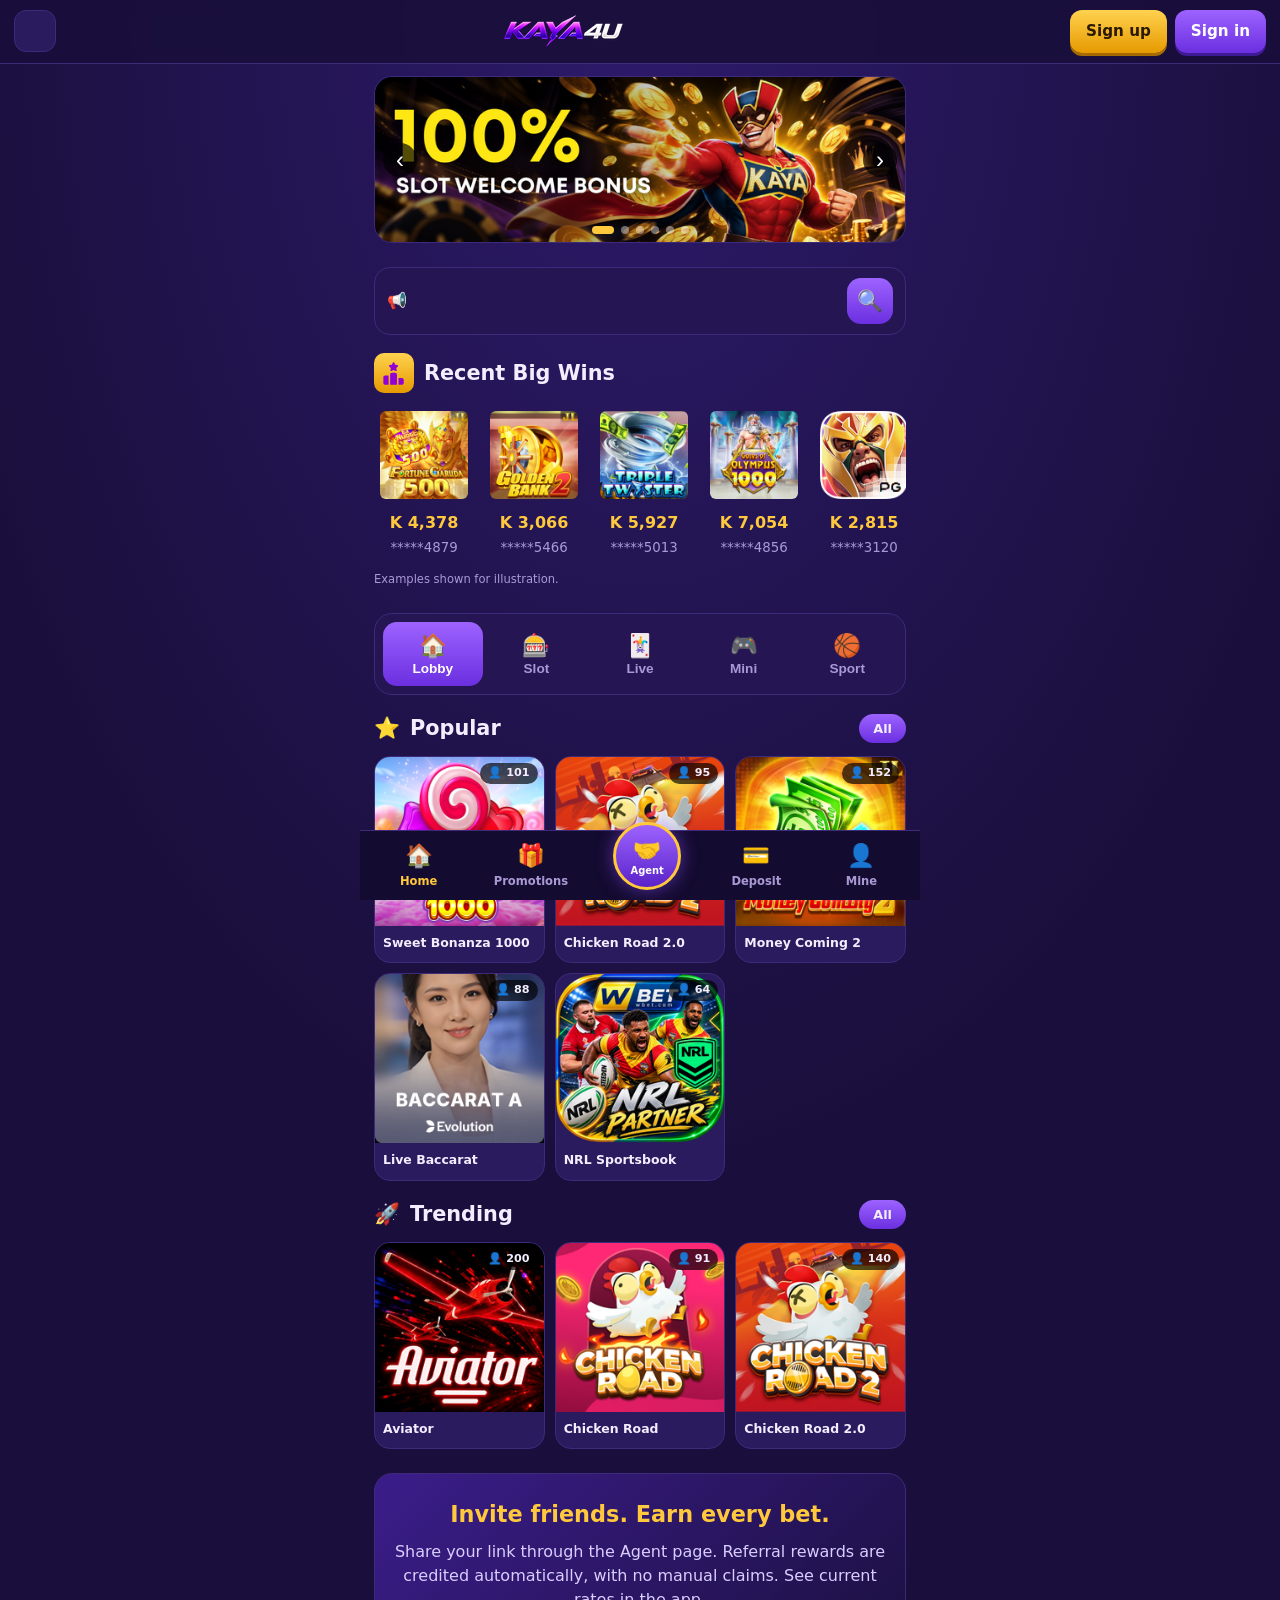
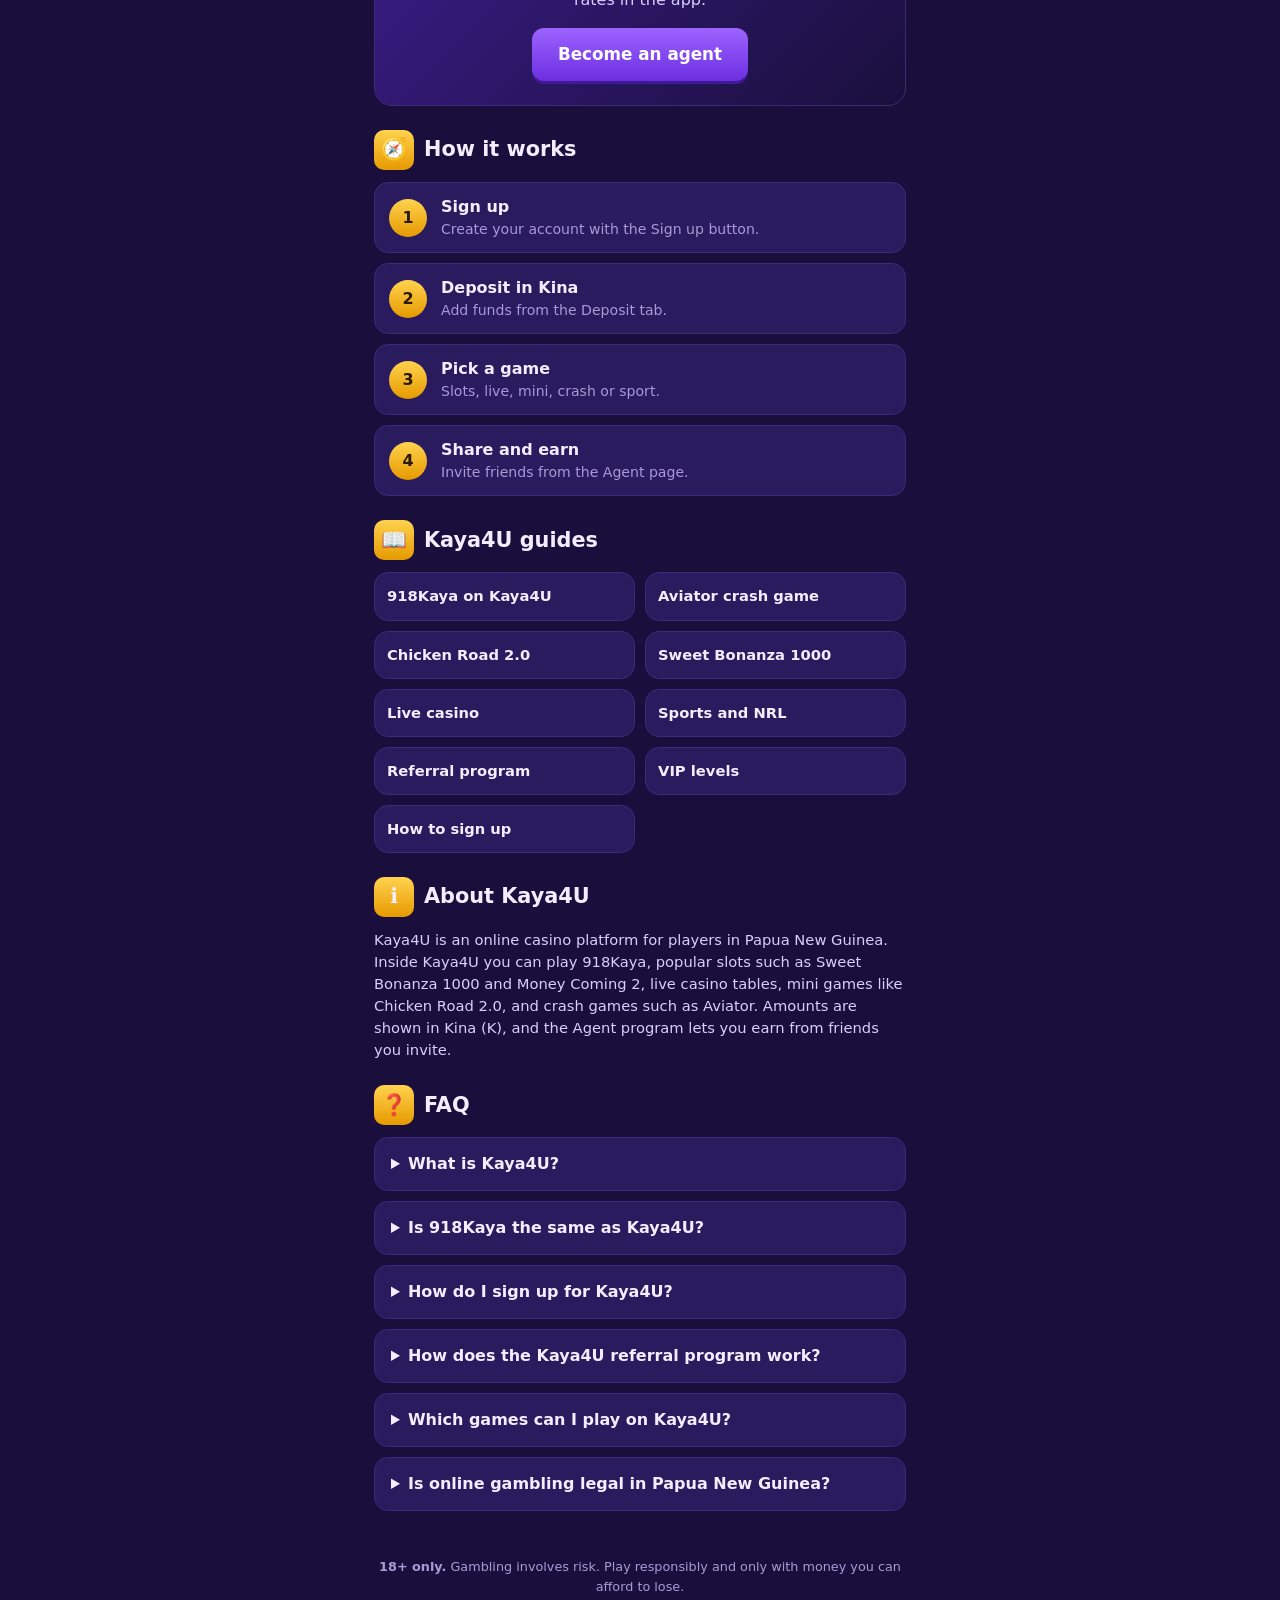
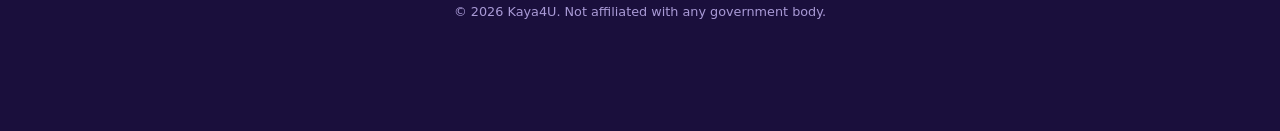
<file: index.html>
<!DOCTYPE html>
<html lang="en">
<head>
<meta charset="utf-8">
<meta name="viewport" content="width=device-width, initial-scale=1">
<title>Kaya4U PNG Online Casino | 918Kaya, Slots &amp; Casino Games</title>
<meta name="description" content="Kaya4U is an online casino platform for Papua New Guinea players. Play 918Kaya, slots, live casino, mini and crash games in Kina (K). Sign up in minutes and earn from referrals.">
<meta name="keywords" content="Kaya4U, Papua New Guinea online casino, PNG casino, online slots PNG, Kina casino, Aviator, Chicken Road">
<meta name="robots" content="index, follow, max-image-preview:large">
<meta name="theme-color" content="#1a0f3c">
<meta name="google-site-verification" content="9u_K9AqlB6KuHaQk1PYFBMq0yW9GyuiVhTKJlOF-Fg8" />
<link rel="canonical" href="https://www.kaya4u.app/">
<link rel="icon" href="images/favicon.svg" type="image/svg+xml">

<meta property="og:type" content="website">
<meta property="og:site_name" content="Kaya4U">
<meta property="og:title" content="Kaya4U PNG Online Casino | 918Kaya, Slots &amp; Casino Games">
<meta property="og:description" content="Slots, live casino, mini and crash games in Kina. Sign up in minutes.">
<meta property="og:url" content="https://www.kaya4u.app/">
<meta property="og:image" content="https://www.kaya4u.app/images/og.png">
<meta name="twitter:card" content="summary_large_image">

<link rel="preload" href="css/style.css" as="style">
<link rel="stylesheet" href="css/style.css">

<script type="application/ld+json">
{
  "@context": "https://schema.org",
  "@graph": [
    {
      "@type": "Organization",
      "@id": "https://www.kaya4u.app/#org",
      "name": "Kaya4U",
      "url": "https://www.kaya4u.app/",
      "logo": "https://www.kaya4u.app/images/logo.png"
    },
    {
      "@type": "WebSite",
      "@id": "https://www.kaya4u.app/#website",
      "url": "https://www.kaya4u.app/",
      "name": "Kaya4U",
      "inLanguage": "en-PG",
      "publisher": { "@id": "https://www.kaya4u.app/#org" }
    },
    {
      "@type": "FAQPage",
      "mainEntity": [
        {
          "@type": "Question",
          "name": "What is Kaya4U?",
          "acceptedAnswer": { "@type": "Answer", "text": "Kaya4U is an online casino for players in Papua New Guinea, with slots, live casino, mini games and crash games, with amounts shown in Kina (K)." }
        },
        {
          "@type": "Question",
          "name": "Is 918Kaya the same as Kaya4U?",
          "acceptedAnswer": { "@type": "Answer", "text": "No. Kaya4U is the platform, and 918Kaya is one of the games you can play inside it, alongside slots, live casino, mini games and crash games." }
        },
        {
          "@type": "Question",
          "name": "How do I sign up for Kaya4U?",
          "acceptedAnswer": { "@type": "Answer", "text": "Tap the Sign up button, complete the short registration form and log in. You can then browse the lobby and start playing." }
        },
        {
          "@type": "Question",
          "name": "How does the Kaya4U referral program work?",
          "acceptedAnswer": { "@type": "Answer", "text": "Kaya4U's Agent program credits you a percentage of your friends' bets automatically. Check the Agent page in the app for the current rates." }
        },
        {
          "@type": "Question",
          "name": "Which games can I play on Kaya4U?",
          "acceptedAnswer": { "@type": "Answer", "text": "Popular titles include Sweet Bonanza 1000, Chicken Road 2.0, Money Coming 2 and Aviator, plus live casino, mini games and sports." }
        },
        {
          "@type": "Question",
          "name": "Is online gambling legal in Papua New Guinea?",
          "acceptedAnswer": { "@type": "Answer", "text": "Papua New Guinea has no domestic licensing regime for online casinos. Check your local rules, you must be 18 or over, and gamble responsibly." }
        }
      ]
    }
  ]
}
</script>
</head>
<body>

<header class="topbar">
  <button class="menu-btn" id="menu-btn" aria-label="Open menu" aria-expanded="false" aria-controls="nav">
    <span></span><span></span><span></span>
  </button>
  <a class="logo" href="/" aria-label="Kaya4U home"><img src="images/logo.png" alt="Kaya4U" width="120" height="32"></a>
  <div class="auth">
    <a class="btn btn-gold" href="https://kago365.com/RFA55188AA0" rel="nofollow noopener" data-cta="signup-header">Sign up</a>
    <a class="btn btn-purple" href="https://kago365.com/RFA55188AA0" rel="nofollow noopener" data-cta="login-header">Sign in</a>
  </div>
  <nav class="nav" id="nav" hidden>
    <a href="#games">Games</a>
    <a href="#wins">Big wins</a>
    <a href="#how">How it works</a>
    <a href="#agent">Agent</a>
    <a href="#faq">FAQ</a>
  </nav>
</header>

<main class="wrap">

  <section class="slider" id="slider" aria-roledescription="carousel" aria-label="Promotions">
    <div class="slides" id="slides">
      <a class="slide" href="https://kago365.com/RFA55188AA0" rel="nofollow noopener" data-cta="banner-welcome" aria-roledescription="slide"><img src="images/banners/slot-welcome-bonus.png" alt="100% slot welcome bonus" width="640" height="200"></a>
      <a class="slide" href="https://kago365.com/RFA55188AA0" rel="nofollow noopener" data-cta="banner-referral" aria-roledescription="slide"><img src="images/banners/they-play-you-earn.png" alt="They play, you earn: 1% from your friends plus 0.5% from their friends" width="640" height="200" loading="lazy"></a>
      <a class="slide" href="https://kago365.com/RFA55188AA0" rel="nofollow noopener" data-cta="banner-leaderboard" aria-roledescription="slide"><img src="images/banners/referral-leaderboard.png" alt="Top referral leaderboard, win up to K8,888" width="640" height="200" loading="lazy"></a>
      <a class="slide" href="https://kago365.com/RFA55188AA0" rel="nofollow noopener" data-cta="banner-vip-salary" aria-roledescription="slide"><img src="images/banners/vip-salary.png" alt="VIP monthly salary up to K4,800" width="640" height="200" loading="lazy"></a>
      <a class="slide" href="https://kago365.com/RFA55188AA0" rel="nofollow noopener" data-cta="banner-daily" aria-roledescription="slide"><img src="images/banners/daily-bet-challenge.png" alt="Daily bet challenge, cash rewards up to K75" width="640" height="200" loading="lazy"></a>
      <a class="slide" href="https://kago365.com/RFA55188AA0" rel="nofollow noopener" data-cta="banner-vip-levelup" aria-roledescription="slide"><img src="images/banners/vip-level-up-bonus.png" alt="VIP level-up bonus up to K8,000" width="640" height="200" loading="lazy"></a>
    </div>
    <button class="sl-btn prev" id="sl-prev" aria-label="Previous slide">‹</button>
    <button class="sl-btn next" id="sl-next" aria-label="Next slide">›</button>
    <div class="dots" id="dots"></div>
  </section>

  <div class="intro sr-only">
    <h1 id="h1">Kaya4U: Papua New Guinea Online Casino</h1>
    <p>Slots, live casino, mini and crash games, all in Kina. Invite friends and earn from their bets automatically.</p>
  </div>

  <div class="ticker" role="status" aria-live="off">
    <span class="ticker-ico" aria-hidden="true">📢</span>
    <div class="ticker-track"><span>LAUNCH SPECIAL: REGISTER NOW &nbsp;•&nbsp; PLAY SLOTS, LIVE &amp; CRASH GAMES IN KINA &nbsp;•&nbsp; INVITE FRIENDS AND EARN &nbsp;•&nbsp;</span></div>
    <a class="search-btn" href="https://kago365.com/RFA55188AA0" rel="nofollow noopener" aria-label="Browse games">🔍</a>
  </div>

  <section id="wins" aria-labelledby="wins-h">
    <h2 id="wins-h" class="sec-title"><span class="sec-ico"><img src="images/icon-wins.svg" alt="" width="26" height="26"></span> Recent Big Wins</h2>
    <div class="wins-wrap"><ul class="wins" id="wins-list">
      <li class="win"><a href="https://kago365.com/RFA55188AA0" rel="nofollow noopener"><img class="tile" src="images/games/fortune-garuda-500.png" alt="Fortune Garuda 500 slot" width="100" height="100" loading="lazy"><strong>K 4,378</strong><small>*****4879</small></a></li>
      <li class="win"><a href="https://kago365.com/RFA55188AA0" rel="nofollow noopener"><img class="tile" src="images/games/golden-bank-2.png" alt="Golden Bank 2 slot" width="100" height="100" loading="lazy"><strong>K 3,066</strong><small>*****5466</small></a></li>
      <li class="win"><a href="https://kago365.com/RFA55188AA0" rel="nofollow noopener"><img class="tile" src="images/games/triple-twister.png" alt="Triple Twister slot" width="100" height="100" loading="lazy"><strong>K 5,927</strong><small>*****5013</small></a></li>
      <li class="win"><a href="https://kago365.com/RFA55188AA0" rel="nofollow noopener"><img class="tile" src="images/games/gates-of-olympus-1000.png" alt="Gates of Olympus 1000 slot" width="100" height="100" loading="lazy"><strong>K 7,054</strong><small>*****4856</small></a></li>
      <li class="win"><a href="https://kago365.com/RFA55188AA0" rel="nofollow noopener"><img class="tile" src="images/games/pg-warrior.png" alt="PG Soft slot game" width="100" height="100" loading="lazy"><strong>K 2,815</strong><small>*****3120</small></a></li>
      <li class="win"><a href="https://kago365.com/RFA55188AA0" rel="nofollow noopener"><img class="tile" src="images/games/lucy.png" alt="Lucy slot game" width="100" height="100" loading="lazy"><strong>K 6,240</strong><small>*****7741</small></a></li>
      <li class="win"><a href="https://kago365.com/RFA55188AA0" rel="nofollow noopener"><img class="tile" src="images/games/pg-champion.png" alt="PG Soft champion slot game" width="100" height="100" loading="lazy"><strong>K 3,590</strong><small>*****2208</small></a></li>
      <li class="win"><a href="https://kago365.com/RFA55188AA0" rel="nofollow noopener"><img class="tile" src="images/games/lucky-elephant.png" alt="Lucky Elephant slot" width="100" height="100" loading="lazy"><strong>K 8,112</strong><small>*****6395</small></a></li>
      <li class="win"><a href="https://kago365.com/RFA55188AA0" rel="nofollow noopener"><img class="tile" src="images/games/zeus.jpg" alt="Ze Zeus slot" width="100" height="100" loading="lazy"><strong>K 4,967</strong><small>*****1584</small></a></li>
    </ul></div>
    <p class="note">Examples shown for illustration.</p>
  </section>

  <section id="games" aria-labelledby="games-h">
    <h2 id="games-h" class="sr-only">Casino games</h2>
    <div class="tabs" role="tablist" aria-label="Game categories">
      <button class="tab active" role="tab" aria-selected="true" data-cat="all"><i>🏠</i>Lobby</button>
      <button class="tab" role="tab" aria-selected="false" data-cat="slot"><i>🎰</i>Slot</button>
      <button class="tab" role="tab" aria-selected="false" data-cat="live"><i>🃏</i>Live</button>
      <button class="tab" role="tab" aria-selected="false" data-cat="mini"><i>🎮</i>Mini</button>
      <button class="tab" role="tab" aria-selected="false" data-cat="sport"><i>🏀</i>Sport</button>
    </div>

    <h3 class="sec-title"><span class="sec-ico">⭐</span> Popular <a class="pill" href="https://kago365.com/RFA55188AA0" rel="nofollow noopener">All</a></h3>
    <div class="cards">
      <a class="card" href="https://kago365.com/RFA55188AA0" rel="nofollow noopener" data-cat="slot"><div class="art"><img src="images/games/sweet-bonanza-1000.png" alt="Sweet Bonanza 1000 slot" width="200" height="200" loading="lazy"><em>👤 101</em></div><h4>Sweet Bonanza 1000</h4></a>
      <a class="card" href="https://kago365.com/RFA55188AA0" rel="nofollow noopener" data-cat="mini"><div class="art"><img src="images/games/chicken-road-2.png" alt="Chicken Road 2.0 game" width="200" height="200" loading="lazy"><em>👤 95</em></div><h4>Chicken Road 2.0</h4></a>
      <a class="card" href="https://kago365.com/RFA55188AA0" rel="nofollow noopener" data-cat="slot"><div class="art"><img src="images/games/money-coming-2.png" alt="Money Coming 2 slot" width="200" height="200" loading="lazy"><em>👤 152</em></div><h4>Money Coming 2</h4></a>
      <a class="card" href="https://kago365.com/RFA55188AA0" rel="nofollow noopener" data-cat="live"><div class="art"><img class="top" src="images/games/live-baccarat.webp" alt="Live Baccarat by Evolution" width="400" height="534" loading="lazy"><em>👤 88</em></div><h4>Live Baccarat</h4></a>
      <a class="card" href="https://kago365.com/RFA55188AA0" rel="nofollow noopener" data-cat="sport"><div class="art"><img src="images/games/nrl-partner.png" alt="NRL Partner sportsbook" width="200" height="200" loading="lazy"><em>👤 64</em></div><h4>NRL Sportsbook</h4></a>
    </div>

    <h3 class="sec-title"><span class="sec-ico">🚀</span> Trending <a class="pill" href="https://kago365.com/RFA55188AA0" rel="nofollow noopener">All</a></h3>
    <div class="cards">
      <a class="card" href="https://kago365.com/RFA55188AA0" rel="nofollow noopener" data-cat="mini"><div class="art"><img src="images/games/aviator.png" alt="Aviator crash game" width="200" height="200" loading="lazy"><em>👤 200</em></div><h4>Aviator</h4></a>
      <a class="card" href="https://kago365.com/RFA55188AA0" rel="nofollow noopener" data-cat="mini"><div class="art"><img src="images/games/chicken-road.png" alt="Chicken Road game" width="200" height="200" loading="lazy"><em>👤 91</em></div><h4>Chicken Road</h4></a>
      <a class="card" href="https://kago365.com/RFA55188AA0" rel="nofollow noopener" data-cat="mini"><div class="art"><img src="images/games/chicken-road-2.png" alt="Chicken Road 2.0 game" width="200" height="200" loading="lazy"><em>👤 140</em></div><h4>Chicken Road 2.0</h4></a>
    </div>
  </section>

  <section id="agent" class="agent" aria-labelledby="agent-h">
    <h2 id="agent-h">Invite friends. Earn every bet.</h2>
    <p>Share your link through the Agent page. Referral rewards are credited automatically, with no manual claims. See current rates in the app.</p>
    <a class="btn btn-purple btn-lg" href="https://kago365.com/RFA55188AA0" rel="nofollow noopener" data-cta="signup-agent">Become an agent</a>
  </section>

  <section id="how" aria-labelledby="how-h">
    <h2 id="how-h" class="sec-title"><span class="sec-ico">🧭</span> How it works</h2>
    <ol class="steps">
      <li><span>1</span><div><h3>Sign up</h3><p>Create your account with the Sign up button.</p></div></li>
      <li><span>2</span><div><h3>Deposit in Kina</h3><p>Add funds from the Deposit tab.</p></div></li>
      <li><span>3</span><div><h3>Pick a game</h3><p>Slots, live, mini, crash or sport.</p></div></li>
      <li><span>4</span><div><h3>Share and earn</h3><p>Invite friends from the Agent page.</p></div></li>
    </ol>
  </section>

  <section id="guides" aria-labelledby="guides-h">
    <h2 id="guides-h" class="sec-title"><span class="sec-ico">📖</span> Kaya4U guides</h2>
    <div class="explore">
      <a href="/918kaya">918Kaya on Kaya4U</a>
      <a href="/aviator">Aviator crash game</a>
      <a href="/chicken-road">Chicken Road 2.0</a>
      <a href="/sweet-bonanza">Sweet Bonanza 1000</a>
      <a href="/live-casino">Live casino</a>
      <a href="/sports">Sports and NRL</a>
      <a href="/referral">Referral program</a>
      <a href="/vip">VIP levels</a>
      <a href="/sign-up">How to sign up</a>
    </div>
  </section>

  <section id="about" aria-labelledby="about-h">
    <h2 id="about-h" class="sec-title"><span class="sec-ico">ℹ️</span> About Kaya4U</h2>
    <p class="about">Kaya4U is an online casino platform for players in Papua New Guinea. Inside Kaya4U you can play 918Kaya, popular slots such as Sweet Bonanza 1000 and Money Coming 2, live casino tables, mini games like Chicken Road 2.0, and crash games such as Aviator. Amounts are shown in Kina (K), and the Agent program lets you earn from friends you invite.</p>
  </section>

  <section id="faq" aria-labelledby="faq-h">
    <h2 id="faq-h" class="sec-title"><span class="sec-ico">❓</span> FAQ</h2>
    <details><summary>What is Kaya4U?</summary><p>Kaya4U is an online casino for players in Papua New Guinea, with slots, live casino, mini games and crash games, with amounts shown in Kina (K).</p></details>
    <details><summary>Is 918Kaya the same as Kaya4U?</summary><p>No. Kaya4U is the platform, and 918Kaya is one of the games you can play inside it, alongside slots, live casino, mini games and crash games.</p></details>
    <details><summary>How do I sign up for Kaya4U?</summary><p>Tap the Sign up button, complete the short registration form and log in. You can then browse the lobby and start playing.</p></details>
    <details><summary>How does the Kaya4U referral program work?</summary><p>Kaya4U's Agent program credits you a percentage of your friends' bets automatically. Check the Agent page in the app for the current rates.</p></details>
    <details><summary>Which games can I play on Kaya4U?</summary><p>Popular titles include Sweet Bonanza 1000, Chicken Road 2.0, Money Coming 2 and Aviator, plus live casino, mini games and sports.</p></details>
    <details><summary>Is online gambling legal in Papua New Guinea?</summary><p>Papua New Guinea has no domestic licensing regime for online casinos. Check your local rules, you must be 18 or over, and gamble responsibly.</p></details>
  </section>

</main>

<footer class="footer">
  <p><strong>18+ only.</strong> Gambling involves risk. Play responsibly and only with money you can afford to lose.</p>
  <p>&copy; <span id="yr">2026</span> Kaya4U. Not affiliated with any government body.</p>
</footer>

<nav class="tabbar" aria-label="Quick links">
  <a href="#games" class="on"><i>🏠</i>Home</a>
  <a href="https://kago365.com/RFA55188AA0" rel="nofollow noopener"><i>🎁</i>Promotions</a>
  <a class="fab" href="https://kago365.com/RFA55188AA0" rel="nofollow noopener" aria-label="Agent"><i>🤝</i><span>Agent</span></a>
  <a href="https://kago365.com/RFA55188AA0" rel="nofollow noopener"><i>💳</i>Deposit</a>
  <a href="https://kago365.com/RFA55188AA0" rel="nofollow noopener"><i>👤</i>Mine</a>
</nav>

<script src="js/main.js" defer></script>
</body>
</html>
</file>
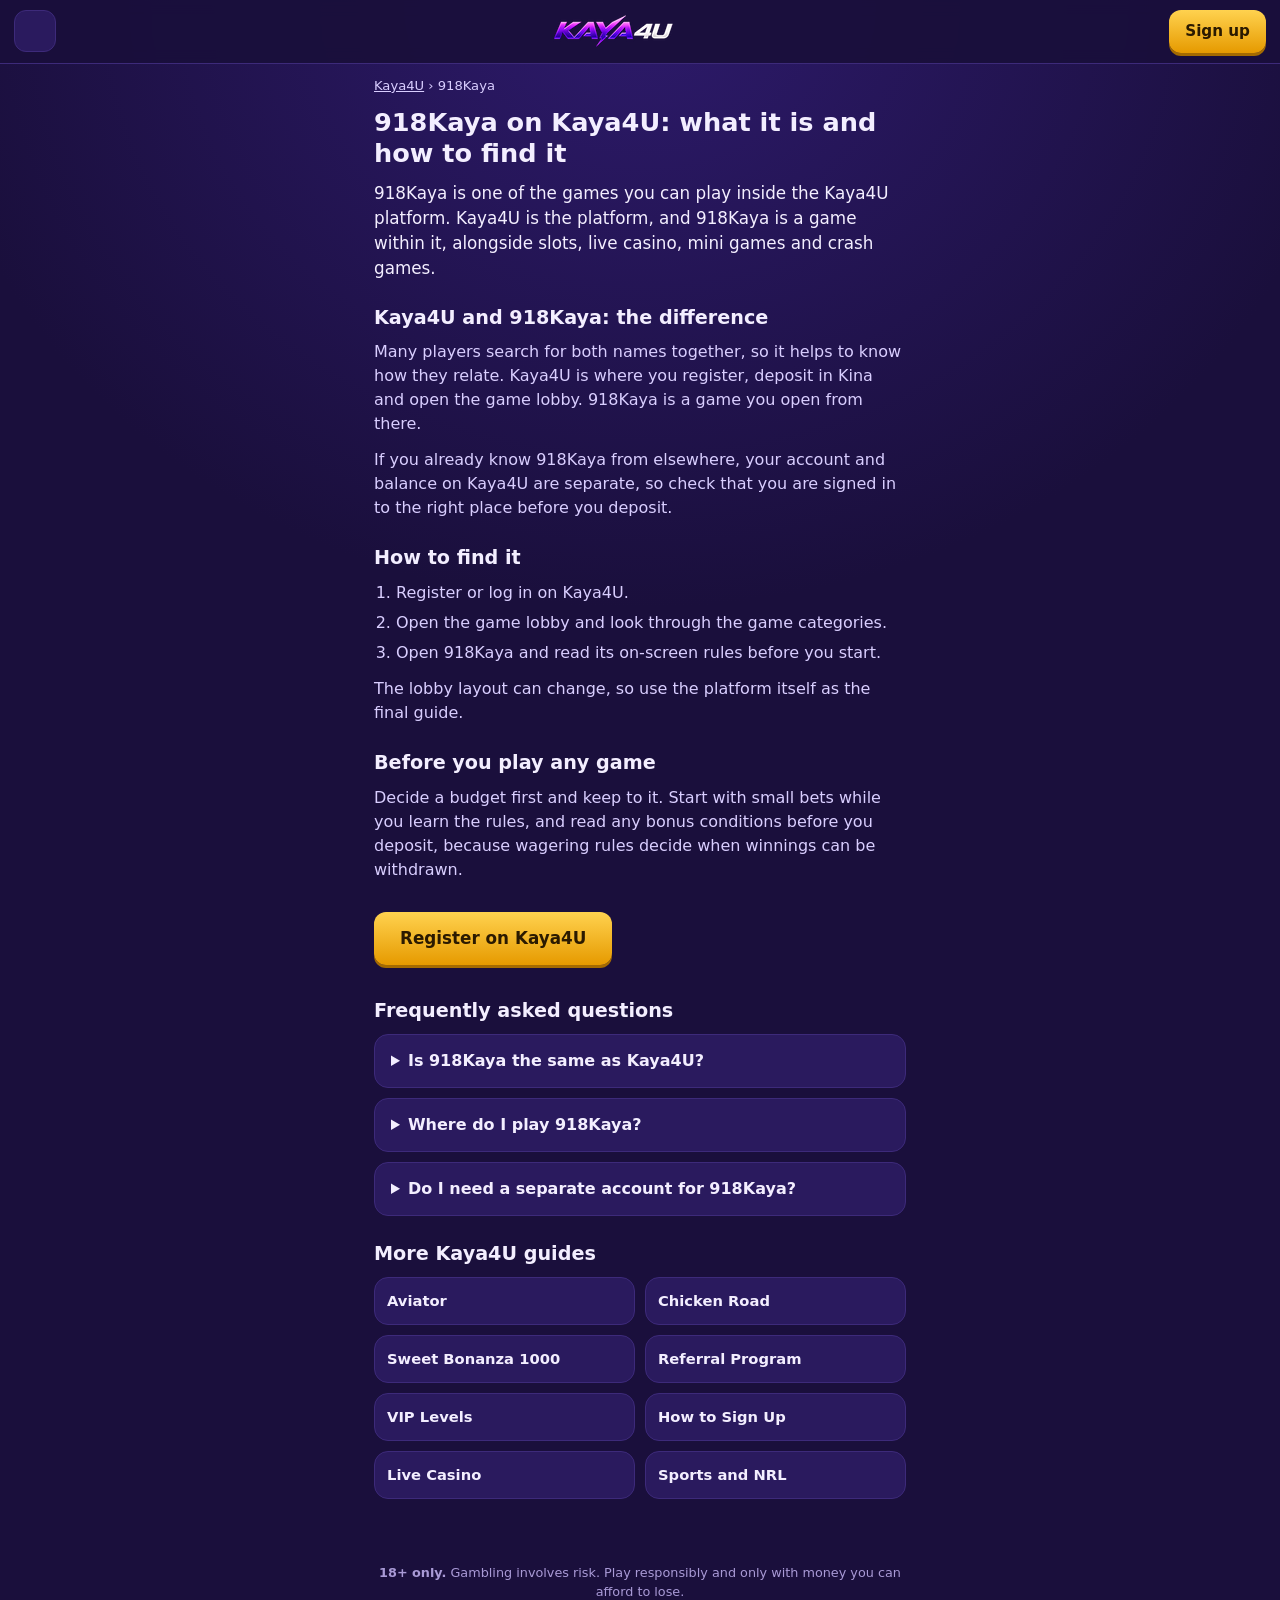
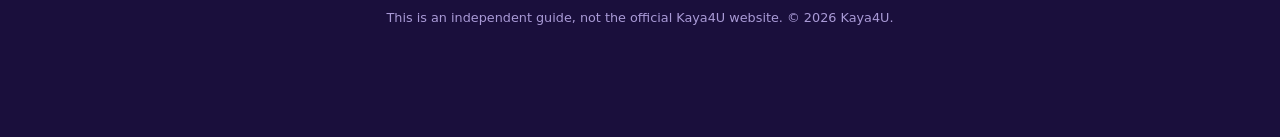
<file: 918kaya.html>
<!DOCTYPE html>
<html lang="en">
<head>
<meta charset="utf-8">
<meta name="viewport" content="width=device-width, initial-scale=1">
<title>918Kaya on Kaya4U – What It Is and How to Find It</title>
<meta name="description" content="What 918Kaya is on the Kaya4U platform, how it relates to Kaya4U, and what to check before you play, for players in Papua New Guinea.">
<meta name="robots" content="index, follow, max-image-preview:large">
<meta name="theme-color" content="#1a0f3c">
<link rel="canonical" href="https://www.kaya4u.app/918kaya">
<link rel="icon" href="/images/favicon.svg" type="image/svg+xml">
<meta property="og:type" content="article">
<meta property="og:site_name" content="Kaya4U">
<meta property="og:title" content="918Kaya on Kaya4U – What It Is and How to Find It">
<meta property="og:description" content="What 918Kaya is on the Kaya4U platform, how it relates to Kaya4U, and what to check before you play, for players in Papua New Guinea.">
<meta property="og:url" content="https://www.kaya4u.app/918kaya">
<meta property="og:image" content="https://www.kaya4u.app/images/og.png">
<meta name="twitter:card" content="summary_large_image">
<link rel="stylesheet" href="/css/style.css">
<script type="application/ld+json">
{ "@context": "https://schema.org", "@graph": [
  { "@type": "WebPage", "@id": "https://www.kaya4u.app/918kaya#page", "url": "https://www.kaya4u.app/918kaya", "name": "918Kaya on Kaya4U – What It Is and How to Find It", "description": "What 918Kaya is on the Kaya4U platform, how it relates to Kaya4U, and what to check before you play, for players in Papua New Guinea.", "inLanguage": "en-PG", "isPartOf": { "@id": "https://www.kaya4u.app/#website" } },
  { "@type": "BreadcrumbList", "itemListElement": [
    { "@type": "ListItem", "position": 1, "name": "Kaya4U", "item": "https://www.kaya4u.app/" },
    { "@type": "ListItem", "position": 2, "name": "918Kaya", "item": "https://www.kaya4u.app/918kaya" } ] },
  { "@type": "FAQPage", "mainEntity": [{ "@type": "Question", "name": "Is 918Kaya the same as Kaya4U?", "acceptedAnswer": { "@type": "Answer", "text": "No. Kaya4U is the platform, and 918Kaya is one of the games you can play inside it." } },{ "@type": "Question", "name": "Where do I play 918Kaya?", "acceptedAnswer": { "@type": "Answer", "text": "Register or log in on Kaya4U, open the game lobby and find 918Kaya there. The platform shows the current layout." } },{ "@type": "Question", "name": "Do I need a separate account for 918Kaya?", "acceptedAnswer": { "@type": "Answer", "text": "Check the platform when you register. Your Kaya4U account is the one you use to deposit and play, so make sure you are signed in to the right place." } }] }
] }
</script>
</head>
<body>
<header class="topbar">
  <button class="menu-btn" id="menu-btn" aria-label="Open menu" aria-expanded="false" aria-controls="nav"><span></span><span></span><span></span></button>
  <a class="logo" href="/" aria-label="Kaya4U home"><img src="/images/logo.png" alt="Kaya4U" width="120" height="32"></a>
  <div class="auth"><a class="btn btn-gold" href="https://kago365.com/RFA55188AA0" rel="nofollow noopener">Sign up</a></div>
  <nav class="nav" id="nav" hidden>
    <a href="/">Home</a><a href="/918kaya">918Kaya</a><a href="/aviator">Aviator</a><a href="/chicken-road">Chicken Road</a><a href="/sweet-bonanza">Sweet Bonanza 1000</a><a href="/live-casino">Live Casino</a><a href="/sports">Sports and NRL</a><a href="/referral">Referral Program</a><a href="/vip">VIP Levels</a><a href="/sign-up">How to Sign Up</a>
  </nav>
</header>
<main class="wrap article">
  <p class="crumbs"><a href="/">Kaya4U</a> &rsaquo; 918Kaya</p>
  
  <h1>918Kaya on Kaya4U: what it is and how to find it</h1>
  <p class="lead">918Kaya is one of the games you can play inside the Kaya4U platform. Kaya4U is the platform, and 918Kaya is a game within it, alongside slots, live casino, mini games and crash games.</p>
  <section><h2>Kaya4U and 918Kaya: the difference</h2>
  <p>Many players search for both names together, so it helps to know how they relate. Kaya4U is where you register, deposit in Kina and open the game lobby. 918Kaya is a game you open from there.</p>
  <p>If you already know 918Kaya from elsewhere, your account and balance on Kaya4U are separate, so check that you are signed in to the right place before you deposit.</p></section>
  <section><h2>How to find it</h2>
  <ol class="steps-list"><li>Register or log in on Kaya4U.</li><li>Open the game lobby and look through the game categories.</li><li>Open 918Kaya and read its on-screen rules before you start.</li></ol>
  <p>The lobby layout can change, so use the platform itself as the final guide.</p></section>
  <section><h2>Before you play any game</h2>
  <p>Decide a budget first and keep to it. Start with small bets while you learn the rules, and read any bonus conditions before you deposit, because wagering rules decide when winnings can be withdrawn.</p></section>
  <p><a class="btn btn-gold btn-lg" href="https://kago365.com/RFA55188AA0" rel="nofollow noopener">Register on Kaya4U</a></p>
  <section aria-labelledby="faq-h">
    <h2 id="faq-h">Frequently asked questions</h2>
    <details><summary>Is 918Kaya the same as Kaya4U?</summary><p>No. Kaya4U is the platform, and 918Kaya is one of the games you can play inside it.</p></details>
    <details><summary>Where do I play 918Kaya?</summary><p>Register or log in on Kaya4U, open the game lobby and find 918Kaya there. The platform shows the current layout.</p></details>
    <details><summary>Do I need a separate account for 918Kaya?</summary><p>Check the platform when you register. Your Kaya4U account is the one you use to deposit and play, so make sure you are signed in to the right place.</p></details>
  </section>
  <section aria-labelledby="more-h">
    <h2 id="more-h">More Kaya4U guides</h2>
    <div class="related"><a class="box" href="/aviator"><h3>Aviator</h3></a><a class="box" href="/chicken-road"><h3>Chicken Road</h3></a><a class="box" href="/sweet-bonanza"><h3>Sweet Bonanza 1000</h3></a><a class="box" href="/referral"><h3>Referral Program</h3></a><a class="box" href="/vip"><h3>VIP Levels</h3></a><a class="box" href="/sign-up"><h3>How to Sign Up</h3></a><a class="box" href="/live-casino"><h3>Live Casino</h3></a><a class="box" href="/sports"><h3>Sports and NRL</h3></a></div>
  </section>
</main>
<footer class="footer">
  <p><strong>18+ only.</strong> Gambling involves risk. Play responsibly and only with money you can afford to lose.</p>
  <p>This is an independent guide, not the official Kaya4U website. &copy; <span id="yr">2026</span> Kaya4U.</p>
</footer>
<script src="/js/page.js" defer></script>
</body>
</html>
</file>
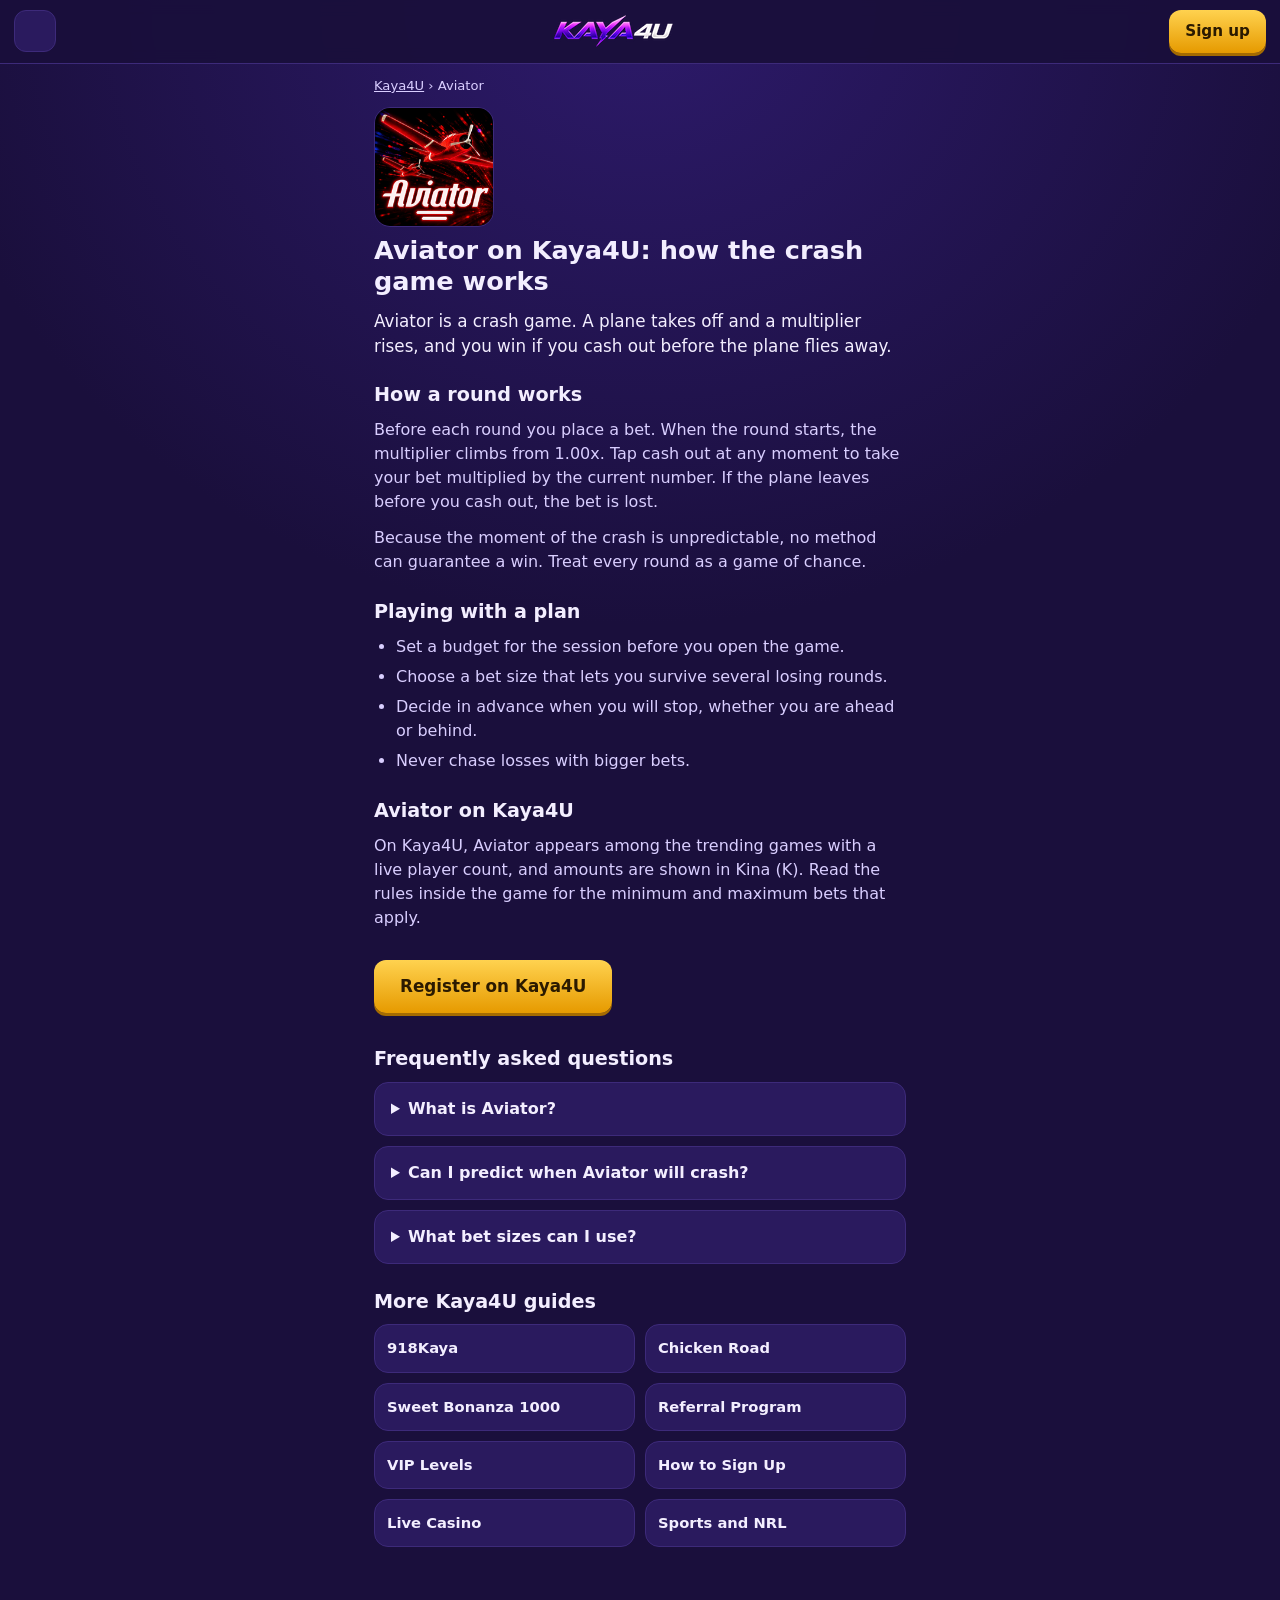
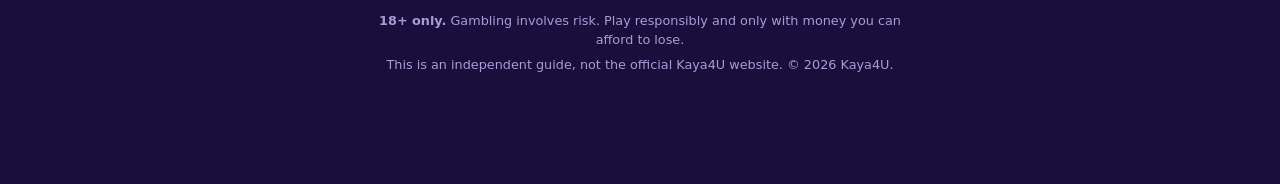
<file: aviator.html>
<!DOCTYPE html>
<html lang="en">
<head>
<meta charset="utf-8">
<meta name="viewport" content="width=device-width, initial-scale=1">
<title>Aviator on Kaya4U – How the Crash Game Works</title>
<meta name="description" content="How the Aviator crash game works on Kaya4U, how to cash out, and how to set limits. A plain guide for Papua New Guinea players.">
<meta name="robots" content="index, follow, max-image-preview:large">
<meta name="theme-color" content="#1a0f3c">
<link rel="canonical" href="https://www.kaya4u.app/aviator">
<link rel="icon" href="/images/favicon.svg" type="image/svg+xml">
<meta property="og:type" content="article">
<meta property="og:site_name" content="Kaya4U">
<meta property="og:title" content="Aviator on Kaya4U – How the Crash Game Works">
<meta property="og:description" content="How the Aviator crash game works on Kaya4U, how to cash out, and how to set limits. A plain guide for Papua New Guinea players.">
<meta property="og:url" content="https://www.kaya4u.app/aviator">
<meta property="og:image" content="https://www.kaya4u.app/images/og.png">
<meta name="twitter:card" content="summary_large_image">
<link rel="stylesheet" href="/css/style.css">
<script type="application/ld+json">
{ "@context": "https://schema.org", "@graph": [
  { "@type": "WebPage", "@id": "https://www.kaya4u.app/aviator#page", "url": "https://www.kaya4u.app/aviator", "name": "Aviator on Kaya4U – How the Crash Game Works", "description": "How the Aviator crash game works on Kaya4U, how to cash out, and how to set limits. A plain guide for Papua New Guinea players.", "inLanguage": "en-PG", "isPartOf": { "@id": "https://www.kaya4u.app/#website" } },
  { "@type": "BreadcrumbList", "itemListElement": [
    { "@type": "ListItem", "position": 1, "name": "Kaya4U", "item": "https://www.kaya4u.app/" },
    { "@type": "ListItem", "position": 2, "name": "Aviator", "item": "https://www.kaya4u.app/aviator" } ] },
  { "@type": "FAQPage", "mainEntity": [{ "@type": "Question", "name": "What is Aviator?", "acceptedAnswer": { "@type": "Answer", "text": "Aviator is a crash game where a multiplier rises until the plane flies away. You win if you cash out before that happens." } },{ "@type": "Question", "name": "Can I predict when Aviator will crash?", "acceptedAnswer": { "@type": "Answer", "text": "No. Each round is random, so no strategy can guarantee a win. Play with a fixed budget." } },{ "@type": "Question", "name": "What bet sizes can I use?", "acceptedAnswer": { "@type": "Answer", "text": "The limits are shown inside the game on Kaya4U. Check them before you place a bet." } }] }
] }
</script>
</head>
<body>
<header class="topbar">
  <button class="menu-btn" id="menu-btn" aria-label="Open menu" aria-expanded="false" aria-controls="nav"><span></span><span></span><span></span></button>
  <a class="logo" href="/" aria-label="Kaya4U home"><img src="/images/logo.png" alt="Kaya4U" width="120" height="32"></a>
  <div class="auth"><a class="btn btn-gold" href="https://kago365.com/RFA55188AA0" rel="nofollow noopener">Sign up</a></div>
  <nav class="nav" id="nav" hidden>
    <a href="/">Home</a><a href="/918kaya">918Kaya</a><a href="/aviator">Aviator</a><a href="/chicken-road">Chicken Road</a><a href="/sweet-bonanza">Sweet Bonanza 1000</a><a href="/live-casino">Live Casino</a><a href="/sports">Sports and NRL</a><a href="/referral">Referral Program</a><a href="/vip">VIP Levels</a><a href="/sign-up">How to Sign Up</a>
  </nav>
</header>
<main class="wrap article">
  <p class="crumbs"><a href="/">Kaya4U</a> &rsaquo; Aviator</p>
  <img class="hero-game" src="/images/games/aviator.png" alt="Aviator crash game on Kaya4U" width="140" height="140">
  <h1>Aviator on Kaya4U: how the crash game works</h1>
  <p class="lead">Aviator is a crash game. A plane takes off and a multiplier rises, and you win if you cash out before the plane flies away.</p>
  <section><h2>How a round works</h2>
  <p>Before each round you place a bet. When the round starts, the multiplier climbs from 1.00x. Tap cash out at any moment to take your bet multiplied by the current number. If the plane leaves before you cash out, the bet is lost.</p>
  <p>Because the moment of the crash is unpredictable, no method can guarantee a win. Treat every round as a game of chance.</p></section>
  <section><h2>Playing with a plan</h2>
  <ul class="bullets"><li>Set a budget for the session before you open the game.</li><li>Choose a bet size that lets you survive several losing rounds.</li><li>Decide in advance when you will stop, whether you are ahead or behind.</li><li>Never chase losses with bigger bets.</li></ul></section>
  <section><h2>Aviator on Kaya4U</h2>
  <p>On Kaya4U, Aviator appears among the trending games with a live player count, and amounts are shown in Kina (K). Read the rules inside the game for the minimum and maximum bets that apply.</p></section>
  <p><a class="btn btn-gold btn-lg" href="https://kago365.com/RFA55188AA0" rel="nofollow noopener">Register on Kaya4U</a></p>
  <section aria-labelledby="faq-h">
    <h2 id="faq-h">Frequently asked questions</h2>
    <details><summary>What is Aviator?</summary><p>Aviator is a crash game where a multiplier rises until the plane flies away. You win if you cash out before that happens.</p></details>
    <details><summary>Can I predict when Aviator will crash?</summary><p>No. Each round is random, so no strategy can guarantee a win. Play with a fixed budget.</p></details>
    <details><summary>What bet sizes can I use?</summary><p>The limits are shown inside the game on Kaya4U. Check them before you place a bet.</p></details>
  </section>
  <section aria-labelledby="more-h">
    <h2 id="more-h">More Kaya4U guides</h2>
    <div class="related"><a class="box" href="/918kaya"><h3>918Kaya</h3></a><a class="box" href="/chicken-road"><h3>Chicken Road</h3></a><a class="box" href="/sweet-bonanza"><h3>Sweet Bonanza 1000</h3></a><a class="box" href="/referral"><h3>Referral Program</h3></a><a class="box" href="/vip"><h3>VIP Levels</h3></a><a class="box" href="/sign-up"><h3>How to Sign Up</h3></a><a class="box" href="/live-casino"><h3>Live Casino</h3></a><a class="box" href="/sports"><h3>Sports and NRL</h3></a></div>
  </section>
</main>
<footer class="footer">
  <p><strong>18+ only.</strong> Gambling involves risk. Play responsibly and only with money you can afford to lose.</p>
  <p>This is an independent guide, not the official Kaya4U website. &copy; <span id="yr">2026</span> Kaya4U.</p>
</footer>
<script src="/js/page.js" defer></script>
</body>
</html>
</file>
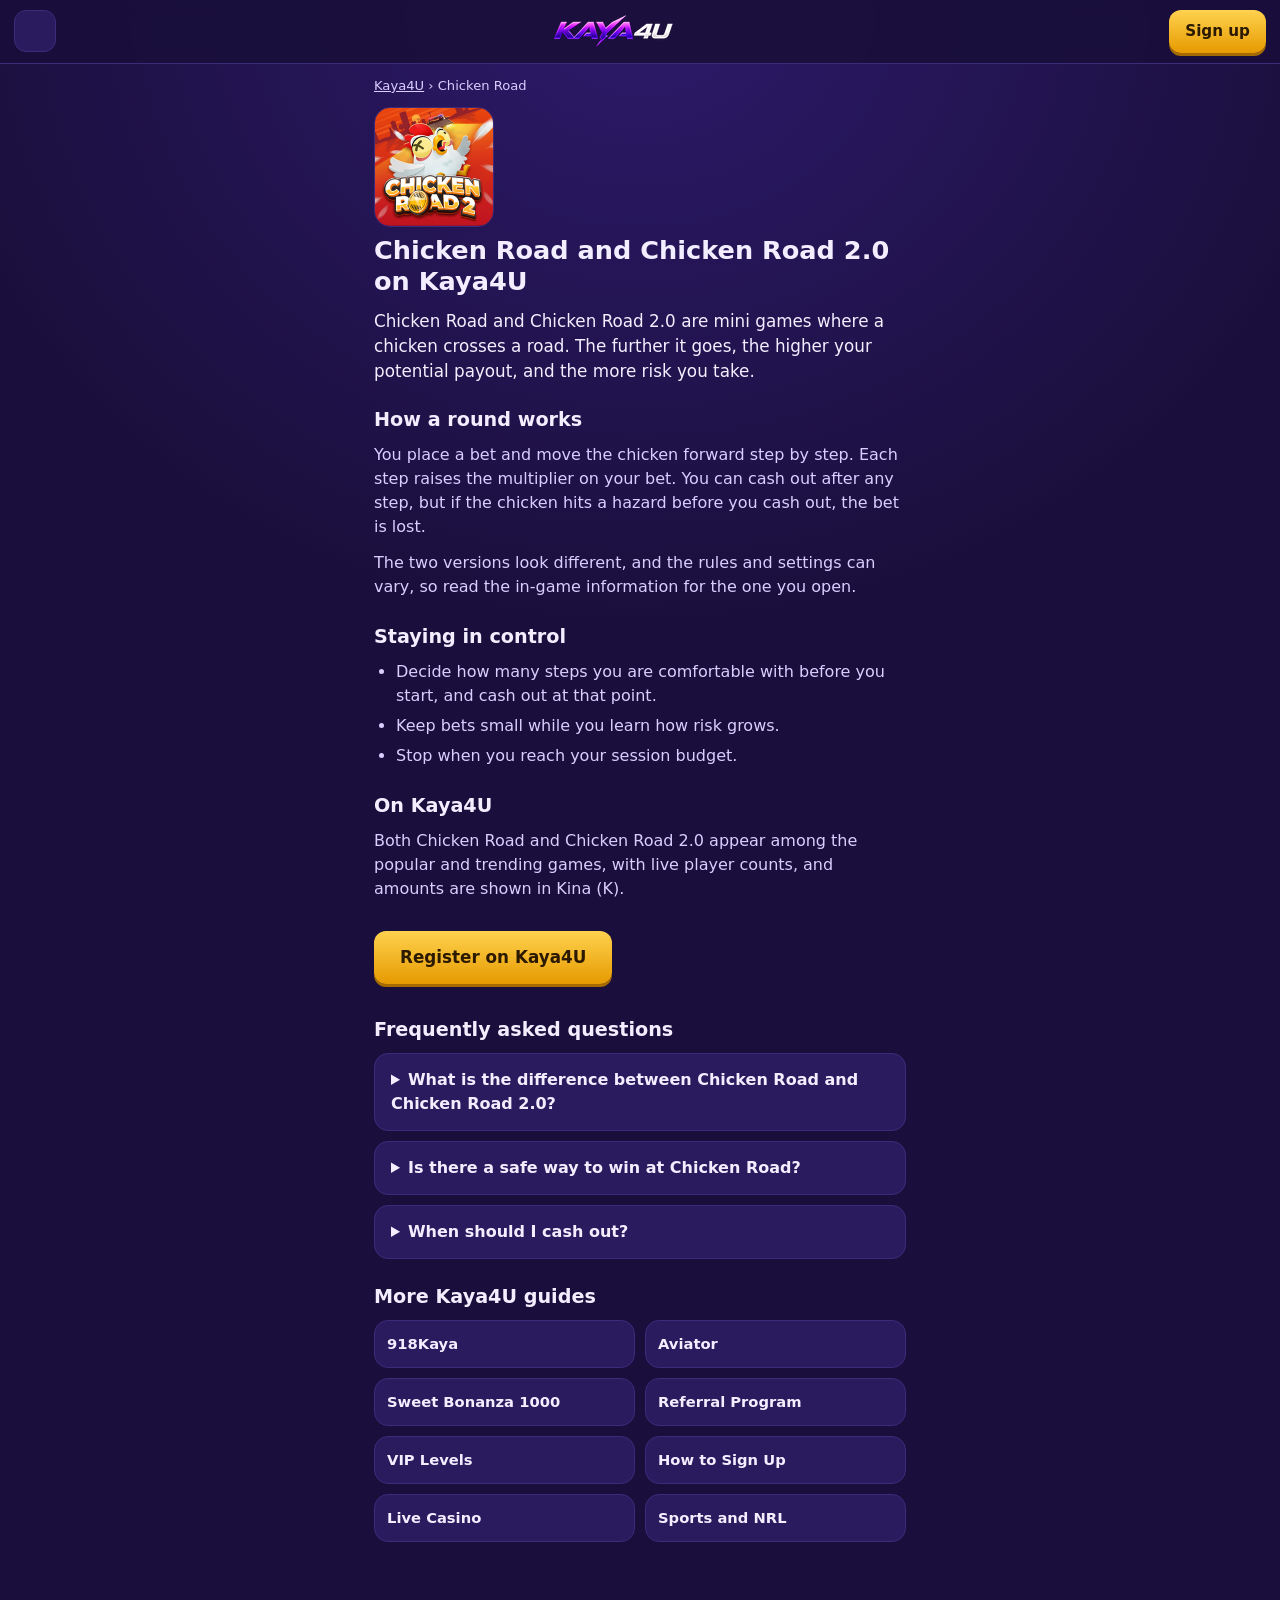
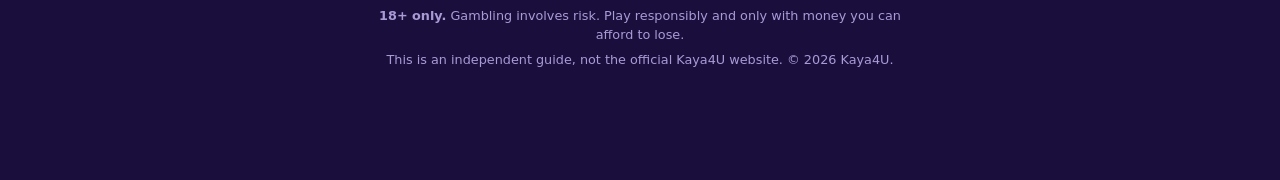
<file: chicken-road.html>
<!DOCTYPE html>
<html lang="en">
<head>
<meta charset="utf-8">
<meta name="viewport" content="width=device-width, initial-scale=1">
<title>Chicken Road and Chicken Road 2.0 on Kaya4U – Guide</title>
<meta name="description" content="A guide to Chicken Road and Chicken Road 2.0 on Kaya4U: how a round works, cashing out and playing with a budget.">
<meta name="robots" content="index, follow, max-image-preview:large">
<meta name="theme-color" content="#1a0f3c">
<link rel="canonical" href="https://www.kaya4u.app/chicken-road">
<link rel="icon" href="/images/favicon.svg" type="image/svg+xml">
<meta property="og:type" content="article">
<meta property="og:site_name" content="Kaya4U">
<meta property="og:title" content="Chicken Road and Chicken Road 2.0 on Kaya4U – Guide">
<meta property="og:description" content="A guide to Chicken Road and Chicken Road 2.0 on Kaya4U: how a round works, cashing out and playing with a budget.">
<meta property="og:url" content="https://www.kaya4u.app/chicken-road">
<meta property="og:image" content="https://www.kaya4u.app/images/og.png">
<meta name="twitter:card" content="summary_large_image">
<link rel="stylesheet" href="/css/style.css">
<script type="application/ld+json">
{ "@context": "https://schema.org", "@graph": [
  { "@type": "WebPage", "@id": "https://www.kaya4u.app/chicken-road#page", "url": "https://www.kaya4u.app/chicken-road", "name": "Chicken Road and Chicken Road 2.0 on Kaya4U – Guide", "description": "A guide to Chicken Road and Chicken Road 2.0 on Kaya4U: how a round works, cashing out and playing with a budget.", "inLanguage": "en-PG", "isPartOf": { "@id": "https://www.kaya4u.app/#website" } },
  { "@type": "BreadcrumbList", "itemListElement": [
    { "@type": "ListItem", "position": 1, "name": "Kaya4U", "item": "https://www.kaya4u.app/" },
    { "@type": "ListItem", "position": 2, "name": "Chicken Road", "item": "https://www.kaya4u.app/chicken-road" } ] },
  { "@type": "FAQPage", "mainEntity": [{ "@type": "Question", "name": "What is the difference between Chicken Road and Chicken Road 2.0?", "acceptedAnswer": { "@type": "Answer", "text": "They are separate versions of the same idea, with different looks and possibly different settings. Read the rules inside each game." } },{ "@type": "Question", "name": "Is there a safe way to win at Chicken Road?", "acceptedAnswer": { "@type": "Answer", "text": "No. Outcomes involve chance, so no approach guarantees a win. Set a budget and a cash-out plan before you play." } },{ "@type": "Question", "name": "When should I cash out?", "acceptedAnswer": { "@type": "Answer", "text": "Decide before the round. A fixed rule, such as cashing out after a set number of steps, helps you avoid making decisions in the heat of the moment." } }] }
] }
</script>
</head>
<body>
<header class="topbar">
  <button class="menu-btn" id="menu-btn" aria-label="Open menu" aria-expanded="false" aria-controls="nav"><span></span><span></span><span></span></button>
  <a class="logo" href="/" aria-label="Kaya4U home"><img src="/images/logo.png" alt="Kaya4U" width="120" height="32"></a>
  <div class="auth"><a class="btn btn-gold" href="https://kago365.com/RFA55188AA0" rel="nofollow noopener">Sign up</a></div>
  <nav class="nav" id="nav" hidden>
    <a href="/">Home</a><a href="/918kaya">918Kaya</a><a href="/aviator">Aviator</a><a href="/chicken-road">Chicken Road</a><a href="/sweet-bonanza">Sweet Bonanza 1000</a><a href="/live-casino">Live Casino</a><a href="/sports">Sports and NRL</a><a href="/referral">Referral Program</a><a href="/vip">VIP Levels</a><a href="/sign-up">How to Sign Up</a>
  </nav>
</header>
<main class="wrap article">
  <p class="crumbs"><a href="/">Kaya4U</a> &rsaquo; Chicken Road</p>
  <img class="hero-game" src="/images/games/chicken-road-2.png" alt="Chicken Road 2.0 game on Kaya4U" width="140" height="140">
  <h1>Chicken Road and Chicken Road 2.0 on Kaya4U</h1>
  <p class="lead">Chicken Road and Chicken Road 2.0 are mini games where a chicken crosses a road. The further it goes, the higher your potential payout, and the more risk you take.</p>
  <section><h2>How a round works</h2>
  <p>You place a bet and move the chicken forward step by step. Each step raises the multiplier on your bet. You can cash out after any step, but if the chicken hits a hazard before you cash out, the bet is lost.</p>
  <p>The two versions look different, and the rules and settings can vary, so read the in-game information for the one you open.</p></section>
  <section><h2>Staying in control</h2>
  <ul class="bullets"><li>Decide how many steps you are comfortable with before you start, and cash out at that point.</li><li>Keep bets small while you learn how risk grows.</li><li>Stop when you reach your session budget.</li></ul></section>
  <section><h2>On Kaya4U</h2>
  <p>Both Chicken Road and Chicken Road 2.0 appear among the popular and trending games, with live player counts, and amounts are shown in Kina (K).</p></section>
  <p><a class="btn btn-gold btn-lg" href="https://kago365.com/RFA55188AA0" rel="nofollow noopener">Register on Kaya4U</a></p>
  <section aria-labelledby="faq-h">
    <h2 id="faq-h">Frequently asked questions</h2>
    <details><summary>What is the difference between Chicken Road and Chicken Road 2.0?</summary><p>They are separate versions of the same idea, with different looks and possibly different settings. Read the rules inside each game.</p></details>
    <details><summary>Is there a safe way to win at Chicken Road?</summary><p>No. Outcomes involve chance, so no approach guarantees a win. Set a budget and a cash-out plan before you play.</p></details>
    <details><summary>When should I cash out?</summary><p>Decide before the round. A fixed rule, such as cashing out after a set number of steps, helps you avoid making decisions in the heat of the moment.</p></details>
  </section>
  <section aria-labelledby="more-h">
    <h2 id="more-h">More Kaya4U guides</h2>
    <div class="related"><a class="box" href="/918kaya"><h3>918Kaya</h3></a><a class="box" href="/aviator"><h3>Aviator</h3></a><a class="box" href="/sweet-bonanza"><h3>Sweet Bonanza 1000</h3></a><a class="box" href="/referral"><h3>Referral Program</h3></a><a class="box" href="/vip"><h3>VIP Levels</h3></a><a class="box" href="/sign-up"><h3>How to Sign Up</h3></a><a class="box" href="/live-casino"><h3>Live Casino</h3></a><a class="box" href="/sports"><h3>Sports and NRL</h3></a></div>
  </section>
</main>
<footer class="footer">
  <p><strong>18+ only.</strong> Gambling involves risk. Play responsibly and only with money you can afford to lose.</p>
  <p>This is an independent guide, not the official Kaya4U website. &copy; <span id="yr">2026</span> Kaya4U.</p>
</footer>
<script src="/js/page.js" defer></script>
</body>
</html>
</file>
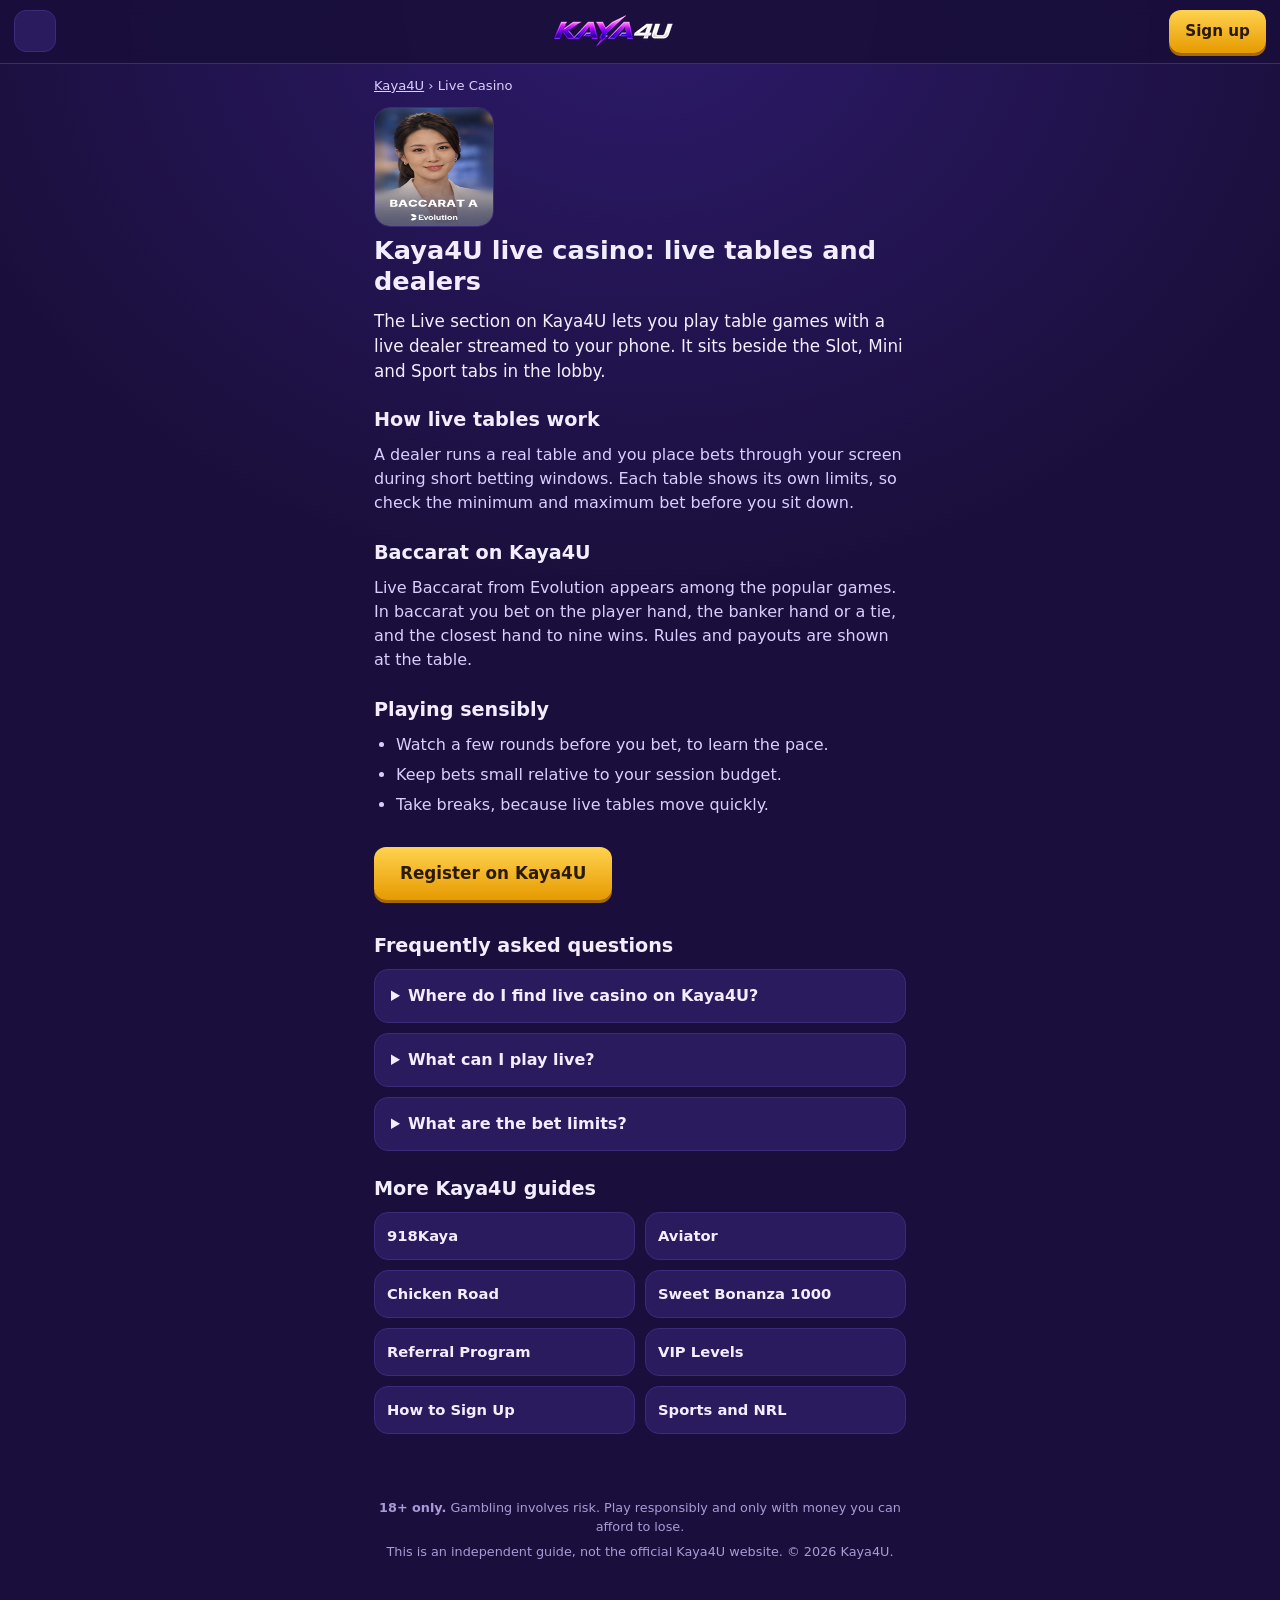
<file: live-casino.html>
<!DOCTYPE html>
<html lang="en">
<head>
<meta charset="utf-8">
<meta name="viewport" content="width=device-width, initial-scale=1">
<title>Kaya4U Live Casino – Live Tables and Dealers</title>
<meta name="description" content="A guide to the live casino on Kaya4U: how live tables work, what Evolution games like Baccarat involve and how to play within a budget.">
<meta name="robots" content="index, follow, max-image-preview:large">
<meta name="theme-color" content="#1a0f3c">
<link rel="canonical" href="https://www.kaya4u.app/live-casino">
<link rel="icon" href="/images/favicon.svg" type="image/svg+xml">
<meta property="og:type" content="article">
<meta property="og:site_name" content="Kaya4U">
<meta property="og:title" content="Kaya4U Live Casino – Live Tables and Dealers">
<meta property="og:description" content="A guide to the live casino on Kaya4U: how live tables work, what Evolution games like Baccarat involve and how to play within a budget.">
<meta property="og:url" content="https://www.kaya4u.app/live-casino">
<meta property="og:image" content="https://www.kaya4u.app/images/og.png">
<meta name="twitter:card" content="summary_large_image">
<link rel="stylesheet" href="/css/style.css">
<script type="application/ld+json">
{ "@context": "https://schema.org", "@graph": [
  { "@type": "WebPage", "@id": "https://www.kaya4u.app/live-casino#page", "url": "https://www.kaya4u.app/live-casino", "name": "Kaya4U Live Casino – Live Tables and Dealers", "description": "A guide to the live casino on Kaya4U: how live tables work, what Evolution games like Baccarat involve and how to play within a budget.", "inLanguage": "en-PG", "isPartOf": { "@id": "https://www.kaya4u.app/#website" } },
  { "@type": "BreadcrumbList", "itemListElement": [
    { "@type": "ListItem", "position": 1, "name": "Kaya4U", "item": "https://www.kaya4u.app/" },
    { "@type": "ListItem", "position": 2, "name": "Live Casino", "item": "https://www.kaya4u.app/live-casino" } ] },
  { "@type": "FAQPage", "mainEntity": [{ "@type": "Question", "name": "Where do I find live casino on Kaya4U?", "acceptedAnswer": { "@type": "Answer", "text": "Open the Live tab in the game lobby." } },{ "@type": "Question", "name": "What can I play live?", "acceptedAnswer": { "@type": "Answer", "text": "Table games such as Baccarat from Evolution are shown on the platform. The lobby lists what is currently available." } },{ "@type": "Question", "name": "What are the bet limits?", "acceptedAnswer": { "@type": "Answer", "text": "Each table shows its own minimum and maximum bet. Check them before you play." } }] }
] }
</script>
</head>
<body>
<header class="topbar">
  <button class="menu-btn" id="menu-btn" aria-label="Open menu" aria-expanded="false" aria-controls="nav"><span></span><span></span><span></span></button>
  <a class="logo" href="/" aria-label="Kaya4U home"><img src="/images/logo.png" alt="Kaya4U" width="120" height="32"></a>
  <div class="auth"><a class="btn btn-gold" href="https://kago365.com/RFA55188AA0" rel="nofollow noopener">Sign up</a></div>
  <nav class="nav" id="nav" hidden>
    <a href="/">Home</a><a href="/918kaya">918Kaya</a><a href="/aviator">Aviator</a><a href="/chicken-road">Chicken Road</a><a href="/sweet-bonanza">Sweet Bonanza 1000</a><a href="/live-casino">Live Casino</a><a href="/sports">Sports and NRL</a><a href="/referral">Referral Program</a><a href="/vip">VIP Levels</a><a href="/sign-up">How to Sign Up</a>
  </nav>
</header>
<main class="wrap article">
  <p class="crumbs"><a href="/">Kaya4U</a> &rsaquo; Live Casino</p>
  <img class="hero-game" src="/images/games/live-baccarat.webp" alt="Live Baccarat by Evolution on Kaya4U" width="140" height="140">
  <h1>Kaya4U live casino: live tables and dealers</h1>
  <p class="lead">The Live section on Kaya4U lets you play table games with a live dealer streamed to your phone. It sits beside the Slot, Mini and Sport tabs in the lobby.</p>
  <section><h2>How live tables work</h2>
  <p>A dealer runs a real table and you place bets through your screen during short betting windows. Each table shows its own limits, so check the minimum and maximum bet before you sit down.</p></section>
  <section><h2>Baccarat on Kaya4U</h2>
  <p>Live Baccarat from Evolution appears among the popular games. In baccarat you bet on the player hand, the banker hand or a tie, and the closest hand to nine wins. Rules and payouts are shown at the table.</p></section>
  <section><h2>Playing sensibly</h2>
  <ul class="bullets"><li>Watch a few rounds before you bet, to learn the pace.</li><li>Keep bets small relative to your session budget.</li><li>Take breaks, because live tables move quickly.</li></ul></section>
  <p><a class="btn btn-gold btn-lg" href="https://kago365.com/RFA55188AA0" rel="nofollow noopener">Register on Kaya4U</a></p>
  <section aria-labelledby="faq-h">
    <h2 id="faq-h">Frequently asked questions</h2>
    <details><summary>Where do I find live casino on Kaya4U?</summary><p>Open the Live tab in the game lobby.</p></details>
    <details><summary>What can I play live?</summary><p>Table games such as Baccarat from Evolution are shown on the platform. The lobby lists what is currently available.</p></details>
    <details><summary>What are the bet limits?</summary><p>Each table shows its own minimum and maximum bet. Check them before you play.</p></details>
  </section>
  <section aria-labelledby="more-h">
    <h2 id="more-h">More Kaya4U guides</h2>
    <div class="related"><a class="box" href="/918kaya"><h3>918Kaya</h3></a><a class="box" href="/aviator"><h3>Aviator</h3></a><a class="box" href="/chicken-road"><h3>Chicken Road</h3></a><a class="box" href="/sweet-bonanza"><h3>Sweet Bonanza 1000</h3></a><a class="box" href="/referral"><h3>Referral Program</h3></a><a class="box" href="/vip"><h3>VIP Levels</h3></a><a class="box" href="/sign-up"><h3>How to Sign Up</h3></a><a class="box" href="/sports"><h3>Sports and NRL</h3></a></div>
  </section>
</main>
<footer class="footer">
  <p><strong>18+ only.</strong> Gambling involves risk. Play responsibly and only with money you can afford to lose.</p>
  <p>This is an independent guide, not the official Kaya4U website. &copy; <span id="yr">2026</span> Kaya4U.</p>
</footer>
<script src="/js/page.js" defer></script>
</body>
</html>
</file>
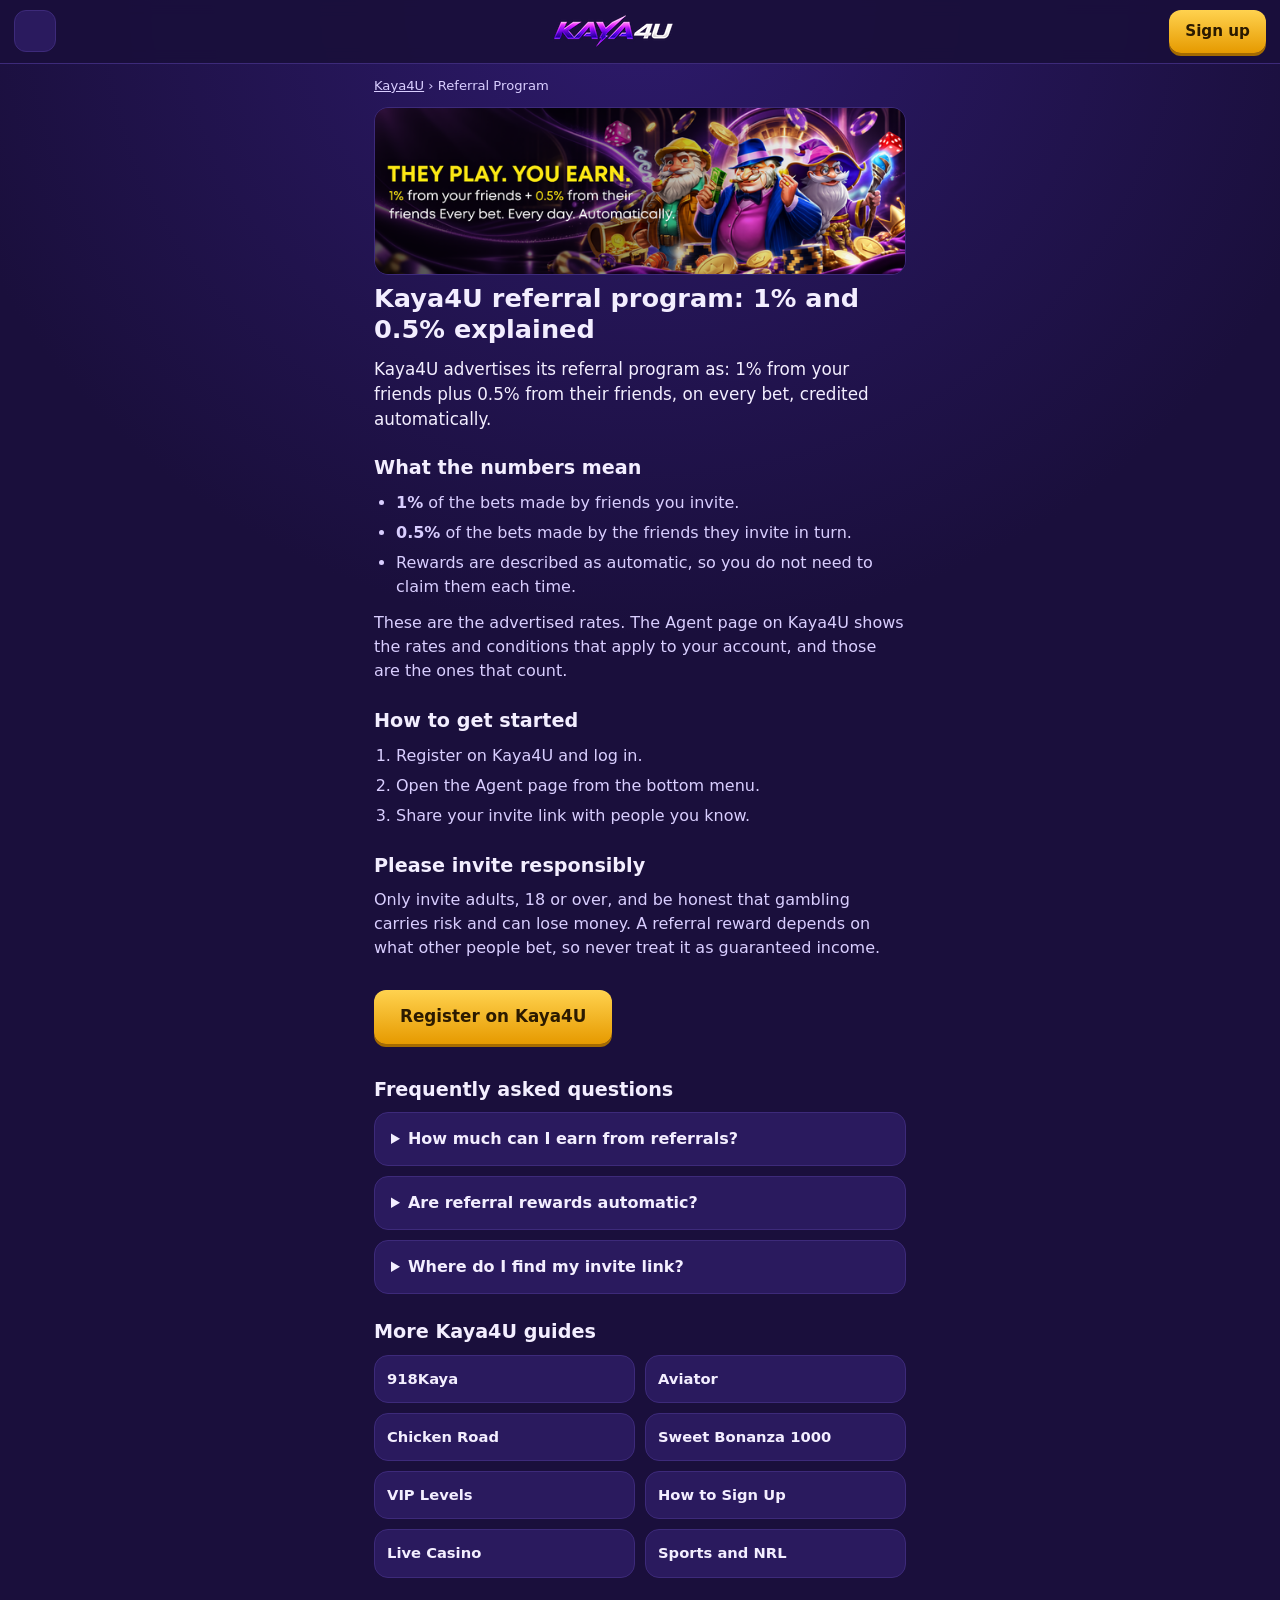
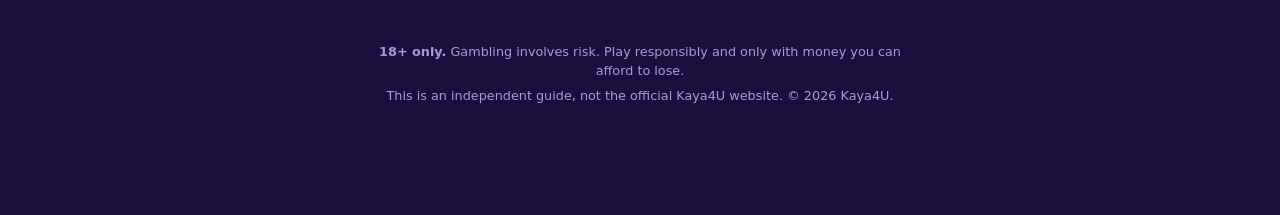
<file: referral.html>
<!DOCTYPE html>
<html lang="en">
<head>
<meta charset="utf-8">
<meta name="viewport" content="width=device-width, initial-scale=1">
<title>Kaya4U Referral Program – 1% and 0.5% Explained</title>
<meta name="description" content="How the Kaya4U referral program is advertised: 1% from your friends and 0.5% from their friends, credited automatically. Check the Agent page for terms.">
<meta name="robots" content="index, follow, max-image-preview:large">
<meta name="theme-color" content="#1a0f3c">
<link rel="canonical" href="https://www.kaya4u.app/referral">
<link rel="icon" href="/images/favicon.svg" type="image/svg+xml">
<meta property="og:type" content="article">
<meta property="og:site_name" content="Kaya4U">
<meta property="og:title" content="Kaya4U Referral Program – 1% and 0.5% Explained">
<meta property="og:description" content="How the Kaya4U referral program is advertised: 1% from your friends and 0.5% from their friends, credited automatically. Check the Agent page for terms.">
<meta property="og:url" content="https://www.kaya4u.app/referral">
<meta property="og:image" content="https://www.kaya4u.app/images/og.png">
<meta name="twitter:card" content="summary_large_image">
<link rel="stylesheet" href="/css/style.css">
<script type="application/ld+json">
{ "@context": "https://schema.org", "@graph": [
  { "@type": "WebPage", "@id": "https://www.kaya4u.app/referral#page", "url": "https://www.kaya4u.app/referral", "name": "Kaya4U Referral Program – 1% and 0.5% Explained", "description": "How the Kaya4U referral program is advertised: 1% from your friends and 0.5% from their friends, credited automatically. Check the Agent page for terms.", "inLanguage": "en-PG", "isPartOf": { "@id": "https://www.kaya4u.app/#website" } },
  { "@type": "BreadcrumbList", "itemListElement": [
    { "@type": "ListItem", "position": 1, "name": "Kaya4U", "item": "https://www.kaya4u.app/" },
    { "@type": "ListItem", "position": 2, "name": "Referral Program", "item": "https://www.kaya4u.app/referral" } ] },
  { "@type": "FAQPage", "mainEntity": [{ "@type": "Question", "name": "How much can I earn from referrals?", "acceptedAnswer": { "@type": "Answer", "text": "Kaya4U advertises 1% from your friends bets and 0.5% from their friends bets. Your real earnings depend on how much they bet and on the terms in the Agent page." } },{ "@type": "Question", "name": "Are referral rewards automatic?", "acceptedAnswer": { "@type": "Answer", "text": "They are advertised as credited automatically on every bet. Check the Agent page for how and when they are paid." } },{ "@type": "Question", "name": "Where do I find my invite link?", "acceptedAnswer": { "@type": "Answer", "text": "Open the Agent page from the bottom menu on Kaya4U after you log in." } }] }
] }
</script>
</head>
<body>
<header class="topbar">
  <button class="menu-btn" id="menu-btn" aria-label="Open menu" aria-expanded="false" aria-controls="nav"><span></span><span></span><span></span></button>
  <a class="logo" href="/" aria-label="Kaya4U home"><img src="/images/logo.png" alt="Kaya4U" width="120" height="32"></a>
  <div class="auth"><a class="btn btn-gold" href="https://kago365.com/RFA55188AA0" rel="nofollow noopener">Sign up</a></div>
  <nav class="nav" id="nav" hidden>
    <a href="/">Home</a><a href="/918kaya">918Kaya</a><a href="/aviator">Aviator</a><a href="/chicken-road">Chicken Road</a><a href="/sweet-bonanza">Sweet Bonanza 1000</a><a href="/live-casino">Live Casino</a><a href="/sports">Sports and NRL</a><a href="/referral">Referral Program</a><a href="/vip">VIP Levels</a><a href="/sign-up">How to Sign Up</a>
  </nav>
</header>
<main class="wrap article">
  <p class="crumbs"><a href="/">Kaya4U</a> &rsaquo; Referral Program</p>
  <img class="hero-banner" src="/images/banners/they-play-you-earn.png" alt="Kaya4U referral rewards banner" width="640" height="200">
  <h1>Kaya4U referral program: 1% and 0.5% explained</h1>
  <p class="lead">Kaya4U advertises its referral program as: 1% from your friends plus 0.5% from their friends, on every bet, credited automatically.</p>
  <section><h2>What the numbers mean</h2>
  <ul class="bullets"><li><strong>1%</strong> of the bets made by friends you invite.</li><li><strong>0.5%</strong> of the bets made by the friends they invite in turn.</li><li>Rewards are described as automatic, so you do not need to claim them each time.</li></ul>
  <p>These are the advertised rates. The Agent page on Kaya4U shows the rates and conditions that apply to your account, and those are the ones that count.</p></section>
  <section><h2>How to get started</h2>
  <ol class="steps-list"><li>Register on Kaya4U and log in.</li><li>Open the Agent page from the bottom menu.</li><li>Share your invite link with people you know.</li></ol></section>
  <section><h2>Please invite responsibly</h2>
  <p>Only invite adults, 18 or over, and be honest that gambling carries risk and can lose money. A referral reward depends on what other people bet, so never treat it as guaranteed income.</p></section>
  <p><a class="btn btn-gold btn-lg" href="https://kago365.com/RFA55188AA0" rel="nofollow noopener">Register on Kaya4U</a></p>
  <section aria-labelledby="faq-h">
    <h2 id="faq-h">Frequently asked questions</h2>
    <details><summary>How much can I earn from referrals?</summary><p>Kaya4U advertises 1% from your friends bets and 0.5% from their friends bets. Your real earnings depend on how much they bet and on the terms in the Agent page.</p></details>
    <details><summary>Are referral rewards automatic?</summary><p>They are advertised as credited automatically on every bet. Check the Agent page for how and when they are paid.</p></details>
    <details><summary>Where do I find my invite link?</summary><p>Open the Agent page from the bottom menu on Kaya4U after you log in.</p></details>
  </section>
  <section aria-labelledby="more-h">
    <h2 id="more-h">More Kaya4U guides</h2>
    <div class="related"><a class="box" href="/918kaya"><h3>918Kaya</h3></a><a class="box" href="/aviator"><h3>Aviator</h3></a><a class="box" href="/chicken-road"><h3>Chicken Road</h3></a><a class="box" href="/sweet-bonanza"><h3>Sweet Bonanza 1000</h3></a><a class="box" href="/vip"><h3>VIP Levels</h3></a><a class="box" href="/sign-up"><h3>How to Sign Up</h3></a><a class="box" href="/live-casino"><h3>Live Casino</h3></a><a class="box" href="/sports"><h3>Sports and NRL</h3></a></div>
  </section>
</main>
<footer class="footer">
  <p><strong>18+ only.</strong> Gambling involves risk. Play responsibly and only with money you can afford to lose.</p>
  <p>This is an independent guide, not the official Kaya4U website. &copy; <span id="yr">2026</span> Kaya4U.</p>
</footer>
<script src="/js/page.js" defer></script>
</body>
</html>
</file>
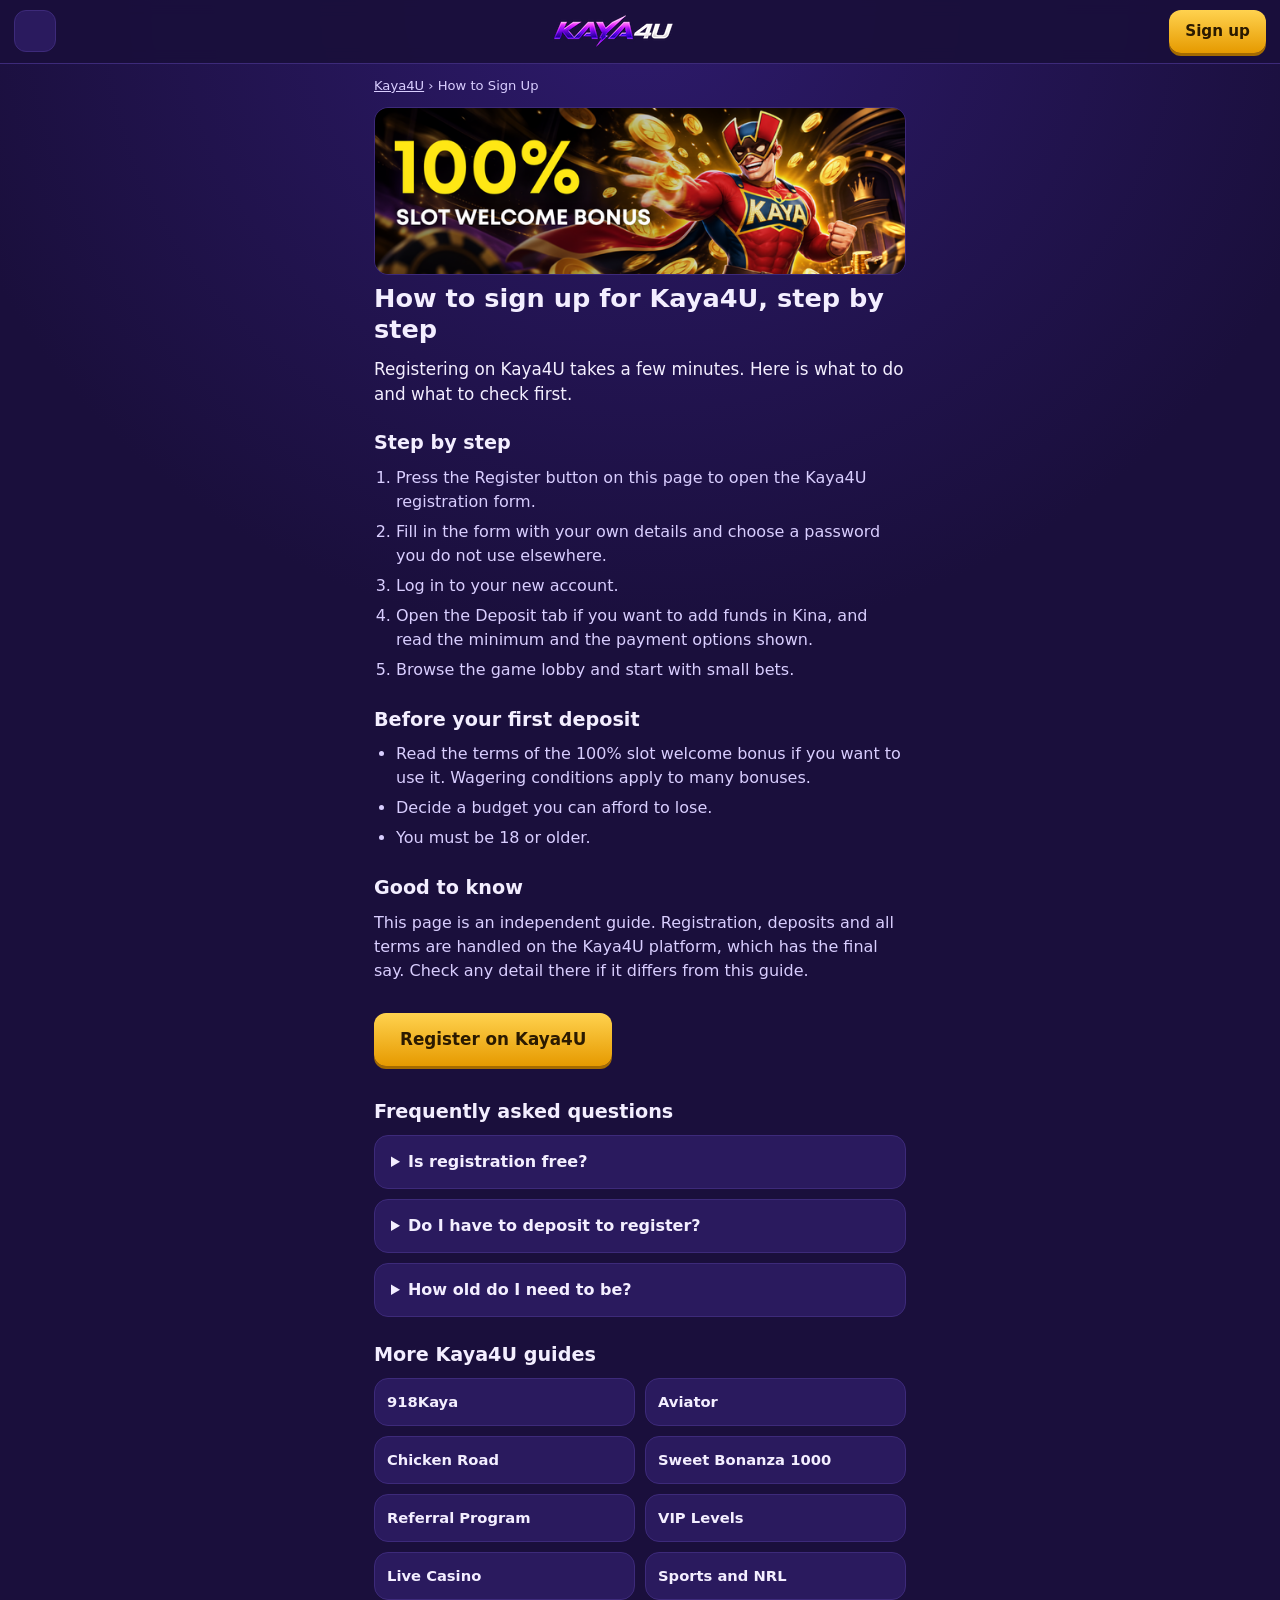
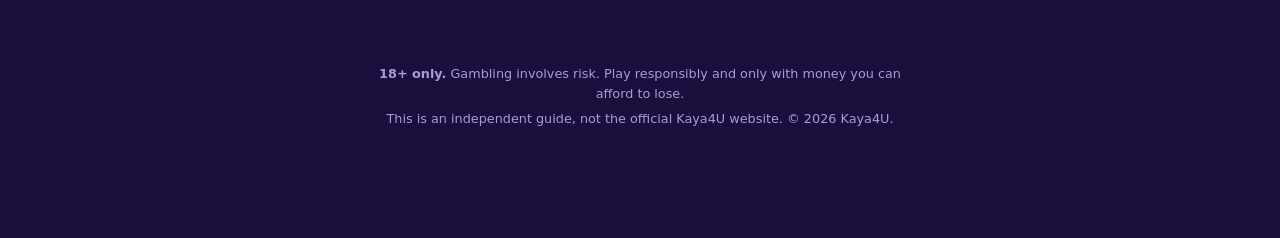
<file: sign-up.html>
<!DOCTYPE html>
<html lang="en">
<head>
<meta charset="utf-8">
<meta name="viewport" content="width=device-width, initial-scale=1">
<title>How to Sign Up for Kaya4U – Step by Step</title>
<meta name="description" content="How to register on Kaya4U, what to prepare, and what to check before your first deposit. Written for Papua New Guinea players.">
<meta name="robots" content="index, follow, max-image-preview:large">
<meta name="theme-color" content="#1a0f3c">
<link rel="canonical" href="https://www.kaya4u.app/sign-up">
<link rel="icon" href="/images/favicon.svg" type="image/svg+xml">
<meta property="og:type" content="article">
<meta property="og:site_name" content="Kaya4U">
<meta property="og:title" content="How to Sign Up for Kaya4U – Step by Step">
<meta property="og:description" content="How to register on Kaya4U, what to prepare, and what to check before your first deposit. Written for Papua New Guinea players.">
<meta property="og:url" content="https://www.kaya4u.app/sign-up">
<meta property="og:image" content="https://www.kaya4u.app/images/og.png">
<meta name="twitter:card" content="summary_large_image">
<link rel="stylesheet" href="/css/style.css">
<script type="application/ld+json">
{ "@context": "https://schema.org", "@graph": [
  { "@type": "WebPage", "@id": "https://www.kaya4u.app/sign-up#page", "url": "https://www.kaya4u.app/sign-up", "name": "How to Sign Up for Kaya4U – Step by Step", "description": "How to register on Kaya4U, what to prepare, and what to check before your first deposit. Written for Papua New Guinea players.", "inLanguage": "en-PG", "isPartOf": { "@id": "https://www.kaya4u.app/#website" } },
  { "@type": "BreadcrumbList", "itemListElement": [
    { "@type": "ListItem", "position": 1, "name": "Kaya4U", "item": "https://www.kaya4u.app/" },
    { "@type": "ListItem", "position": 2, "name": "How to Sign Up", "item": "https://www.kaya4u.app/sign-up" } ] },
  { "@type": "FAQPage", "mainEntity": [{ "@type": "Question", "name": "Is registration free?", "acceptedAnswer": { "@type": "Answer", "text": "Registering is the first step on the Kaya4U platform. Check the platform for any costs or deposit minimums before you pay anything." } },{ "@type": "Question", "name": "Do I have to deposit to register?", "acceptedAnswer": { "@type": "Answer", "text": "Check the registration and deposit pages on Kaya4U. The platform shows what is required." } },{ "@type": "Question", "name": "How old do I need to be?", "acceptedAnswer": { "@type": "Answer", "text": "You must be 18 or older to register and play." } }] }
] }
</script>
</head>
<body>
<header class="topbar">
  <button class="menu-btn" id="menu-btn" aria-label="Open menu" aria-expanded="false" aria-controls="nav"><span></span><span></span><span></span></button>
  <a class="logo" href="/" aria-label="Kaya4U home"><img src="/images/logo.png" alt="Kaya4U" width="120" height="32"></a>
  <div class="auth"><a class="btn btn-gold" href="https://kago365.com/RFA55188AA0" rel="nofollow noopener">Sign up</a></div>
  <nav class="nav" id="nav" hidden>
    <a href="/">Home</a><a href="/918kaya">918Kaya</a><a href="/aviator">Aviator</a><a href="/chicken-road">Chicken Road</a><a href="/sweet-bonanza">Sweet Bonanza 1000</a><a href="/live-casino">Live Casino</a><a href="/sports">Sports and NRL</a><a href="/referral">Referral Program</a><a href="/vip">VIP Levels</a><a href="/sign-up">How to Sign Up</a>
  </nav>
</header>
<main class="wrap article">
  <p class="crumbs"><a href="/">Kaya4U</a> &rsaquo; How to Sign Up</p>
  <img class="hero-banner" src="/images/banners/slot-welcome-bonus.png" alt="Kaya4U 100 percent slot welcome bonus banner" width="640" height="200">
  <h1>How to sign up for Kaya4U, step by step</h1>
  <p class="lead">Registering on Kaya4U takes a few minutes. Here is what to do and what to check first.</p>
  <section><h2>Step by step</h2>
  <ol class="steps-list"><li>Press the Register button on this page to open the Kaya4U registration form.</li><li>Fill in the form with your own details and choose a password you do not use elsewhere.</li><li>Log in to your new account.</li><li>Open the Deposit tab if you want to add funds in Kina, and read the minimum and the payment options shown.</li><li>Browse the game lobby and start with small bets.</li></ol></section>
  <section><h2>Before your first deposit</h2>
  <ul class="bullets"><li>Read the terms of the 100% slot welcome bonus if you want to use it. Wagering conditions apply to many bonuses.</li><li>Decide a budget you can afford to lose.</li><li>You must be 18 or older.</li></ul></section>
  <section><h2>Good to know</h2>
  <p>This page is an independent guide. Registration, deposits and all terms are handled on the Kaya4U platform, which has the final say. Check any detail there if it differs from this guide.</p></section>
  <p><a class="btn btn-gold btn-lg" href="https://kago365.com/RFA55188AA0" rel="nofollow noopener">Register on Kaya4U</a></p>
  <section aria-labelledby="faq-h">
    <h2 id="faq-h">Frequently asked questions</h2>
    <details><summary>Is registration free?</summary><p>Registering is the first step on the Kaya4U platform. Check the platform for any costs or deposit minimums before you pay anything.</p></details>
    <details><summary>Do I have to deposit to register?</summary><p>Check the registration and deposit pages on Kaya4U. The platform shows what is required.</p></details>
    <details><summary>How old do I need to be?</summary><p>You must be 18 or older to register and play.</p></details>
  </section>
  <section aria-labelledby="more-h">
    <h2 id="more-h">More Kaya4U guides</h2>
    <div class="related"><a class="box" href="/918kaya"><h3>918Kaya</h3></a><a class="box" href="/aviator"><h3>Aviator</h3></a><a class="box" href="/chicken-road"><h3>Chicken Road</h3></a><a class="box" href="/sweet-bonanza"><h3>Sweet Bonanza 1000</h3></a><a class="box" href="/referral"><h3>Referral Program</h3></a><a class="box" href="/vip"><h3>VIP Levels</h3></a><a class="box" href="/live-casino"><h3>Live Casino</h3></a><a class="box" href="/sports"><h3>Sports and NRL</h3></a></div>
  </section>
</main>
<footer class="footer">
  <p><strong>18+ only.</strong> Gambling involves risk. Play responsibly and only with money you can afford to lose.</p>
  <p>This is an independent guide, not the official Kaya4U website. &copy; <span id="yr">2026</span> Kaya4U.</p>
</footer>
<script src="/js/page.js" defer></script>
</body>
</html>
</file>
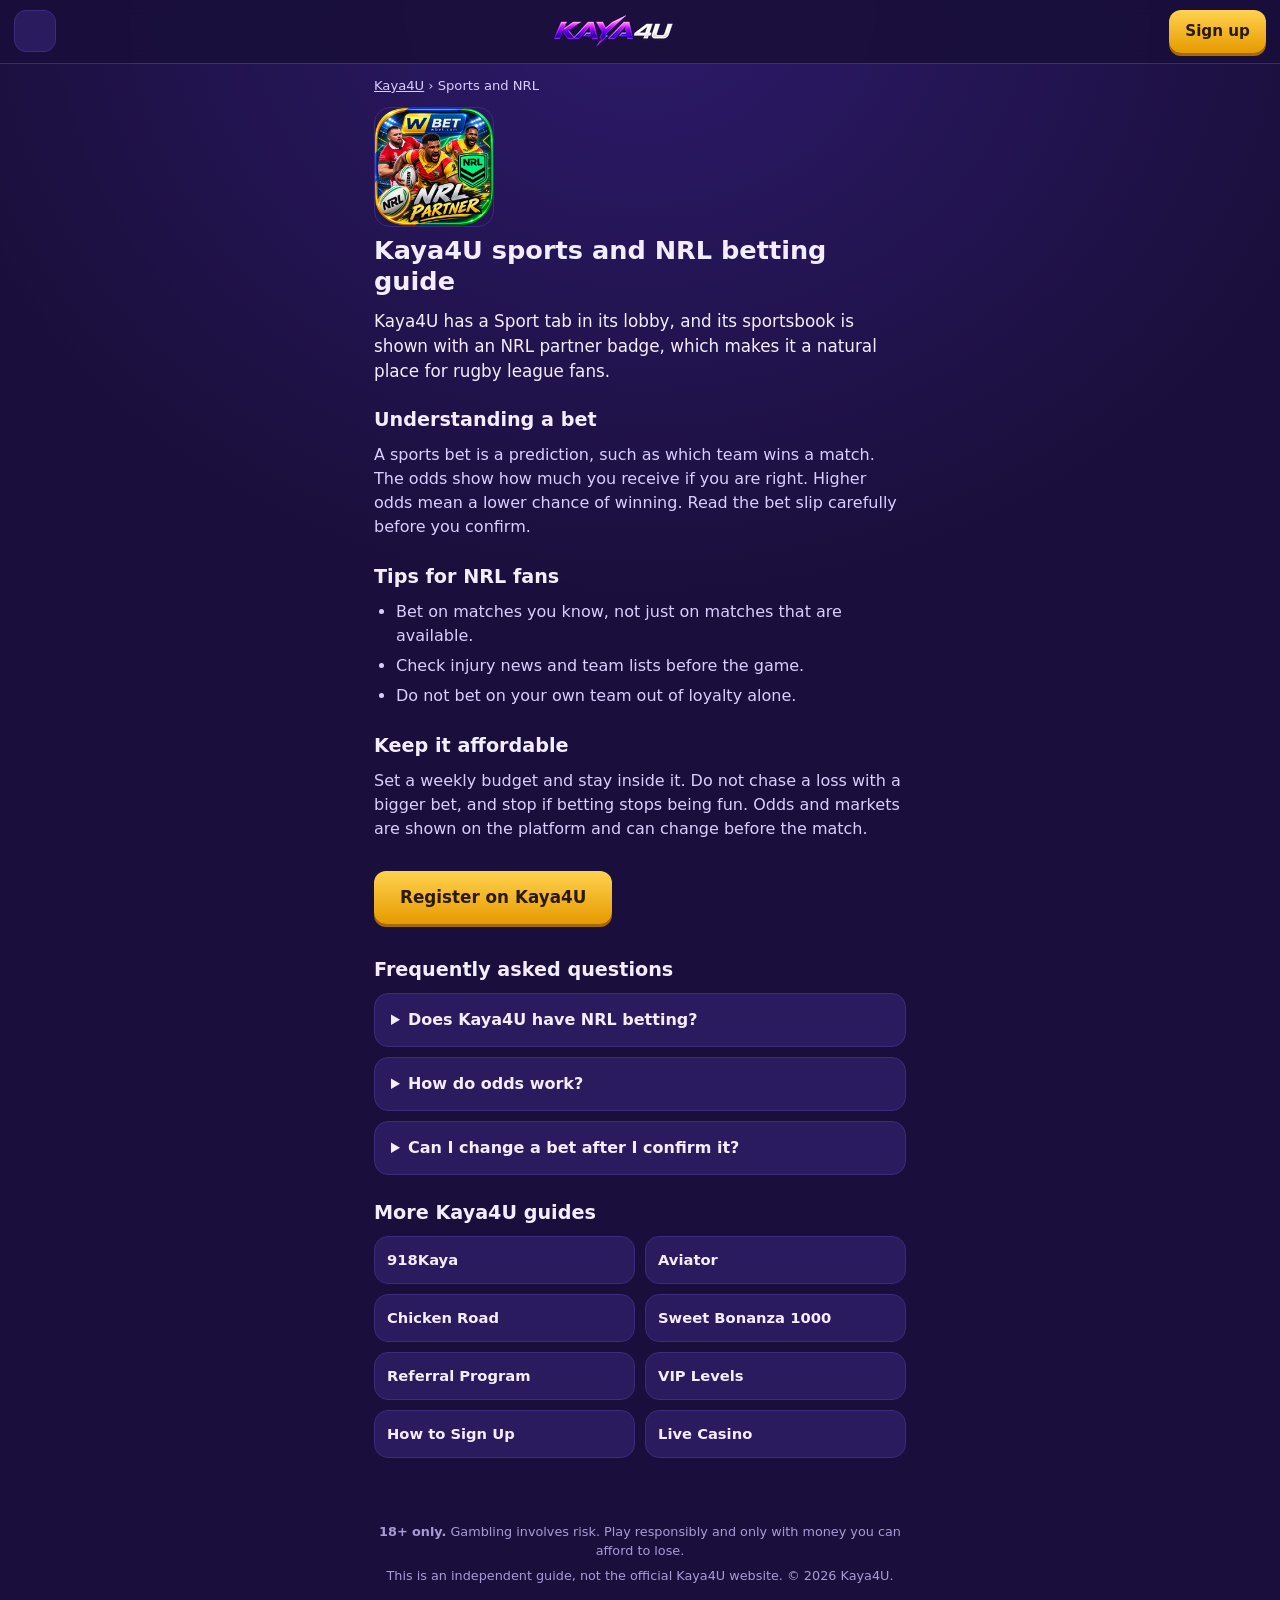
<file: sports.html>
<!DOCTYPE html>
<html lang="en">
<head>
<meta charset="utf-8">
<meta name="viewport" content="width=device-width, initial-scale=1">
<title>Kaya4U Sports and NRL Betting – Guide</title>
<meta name="description" content="A guide to the Sport section on Kaya4U, including NRL, with tips for understanding bets and keeping to a budget.">
<meta name="robots" content="index, follow, max-image-preview:large">
<meta name="theme-color" content="#1a0f3c">
<link rel="canonical" href="https://www.kaya4u.app/sports">
<link rel="icon" href="/images/favicon.svg" type="image/svg+xml">
<meta property="og:type" content="article">
<meta property="og:site_name" content="Kaya4U">
<meta property="og:title" content="Kaya4U Sports and NRL Betting – Guide">
<meta property="og:description" content="A guide to the Sport section on Kaya4U, including NRL, with tips for understanding bets and keeping to a budget.">
<meta property="og:url" content="https://www.kaya4u.app/sports">
<meta property="og:image" content="https://www.kaya4u.app/images/og.png">
<meta name="twitter:card" content="summary_large_image">
<link rel="stylesheet" href="/css/style.css">
<script type="application/ld+json">
{ "@context": "https://schema.org", "@graph": [
  { "@type": "WebPage", "@id": "https://www.kaya4u.app/sports#page", "url": "https://www.kaya4u.app/sports", "name": "Kaya4U Sports and NRL Betting – Guide", "description": "A guide to the Sport section on Kaya4U, including NRL, with tips for understanding bets and keeping to a budget.", "inLanguage": "en-PG", "isPartOf": { "@id": "https://www.kaya4u.app/#website" } },
  { "@type": "BreadcrumbList", "itemListElement": [
    { "@type": "ListItem", "position": 1, "name": "Kaya4U", "item": "https://www.kaya4u.app/" },
    { "@type": "ListItem", "position": 2, "name": "Sports and NRL", "item": "https://www.kaya4u.app/sports" } ] },
  { "@type": "FAQPage", "mainEntity": [{ "@type": "Question", "name": "Does Kaya4U have NRL betting?", "acceptedAnswer": { "@type": "Answer", "text": "The Kaya4U sportsbook is shown with an NRL partner badge. Check the Sport tab for the markets currently offered." } },{ "@type": "Question", "name": "How do odds work?", "acceptedAnswer": { "@type": "Answer", "text": "Odds show how much you receive if your bet wins. Higher odds mean a lower chance of winning." } },{ "@type": "Question", "name": "Can I change a bet after I confirm it?", "acceptedAnswer": { "@type": "Answer", "text": "Check the bet slip rules on the platform. Review every bet carefully before you confirm it." } }] }
] }
</script>
</head>
<body>
<header class="topbar">
  <button class="menu-btn" id="menu-btn" aria-label="Open menu" aria-expanded="false" aria-controls="nav"><span></span><span></span><span></span></button>
  <a class="logo" href="/" aria-label="Kaya4U home"><img src="/images/logo.png" alt="Kaya4U" width="120" height="32"></a>
  <div class="auth"><a class="btn btn-gold" href="https://kago365.com/RFA55188AA0" rel="nofollow noopener">Sign up</a></div>
  <nav class="nav" id="nav" hidden>
    <a href="/">Home</a><a href="/918kaya">918Kaya</a><a href="/aviator">Aviator</a><a href="/chicken-road">Chicken Road</a><a href="/sweet-bonanza">Sweet Bonanza 1000</a><a href="/live-casino">Live Casino</a><a href="/sports">Sports and NRL</a><a href="/referral">Referral Program</a><a href="/vip">VIP Levels</a><a href="/sign-up">How to Sign Up</a>
  </nav>
</header>
<main class="wrap article">
  <p class="crumbs"><a href="/">Kaya4U</a> &rsaquo; Sports and NRL</p>
  <img class="hero-game" src="/images/games/nrl-partner.png" alt="NRL Partner sportsbook on Kaya4U" width="140" height="140">
  <h1>Kaya4U sports and NRL betting guide</h1>
  <p class="lead">Kaya4U has a Sport tab in its lobby, and its sportsbook is shown with an NRL partner badge, which makes it a natural place for rugby league fans.</p>
  <section><h2>Understanding a bet</h2>
  <p>A sports bet is a prediction, such as which team wins a match. The odds show how much you receive if you are right. Higher odds mean a lower chance of winning. Read the bet slip carefully before you confirm.</p></section>
  <section><h2>Tips for NRL fans</h2>
  <ul class="bullets"><li>Bet on matches you know, not just on matches that are available.</li><li>Check injury news and team lists before the game.</li><li>Do not bet on your own team out of loyalty alone.</li></ul></section>
  <section><h2>Keep it affordable</h2>
  <p>Set a weekly budget and stay inside it. Do not chase a loss with a bigger bet, and stop if betting stops being fun. Odds and markets are shown on the platform and can change before the match.</p></section>
  <p><a class="btn btn-gold btn-lg" href="https://kago365.com/RFA55188AA0" rel="nofollow noopener">Register on Kaya4U</a></p>
  <section aria-labelledby="faq-h">
    <h2 id="faq-h">Frequently asked questions</h2>
    <details><summary>Does Kaya4U have NRL betting?</summary><p>The Kaya4U sportsbook is shown with an NRL partner badge. Check the Sport tab for the markets currently offered.</p></details>
    <details><summary>How do odds work?</summary><p>Odds show how much you receive if your bet wins. Higher odds mean a lower chance of winning.</p></details>
    <details><summary>Can I change a bet after I confirm it?</summary><p>Check the bet slip rules on the platform. Review every bet carefully before you confirm it.</p></details>
  </section>
  <section aria-labelledby="more-h">
    <h2 id="more-h">More Kaya4U guides</h2>
    <div class="related"><a class="box" href="/918kaya"><h3>918Kaya</h3></a><a class="box" href="/aviator"><h3>Aviator</h3></a><a class="box" href="/chicken-road"><h3>Chicken Road</h3></a><a class="box" href="/sweet-bonanza"><h3>Sweet Bonanza 1000</h3></a><a class="box" href="/referral"><h3>Referral Program</h3></a><a class="box" href="/vip"><h3>VIP Levels</h3></a><a class="box" href="/sign-up"><h3>How to Sign Up</h3></a><a class="box" href="/live-casino"><h3>Live Casino</h3></a></div>
  </section>
</main>
<footer class="footer">
  <p><strong>18+ only.</strong> Gambling involves risk. Play responsibly and only with money you can afford to lose.</p>
  <p>This is an independent guide, not the official Kaya4U website. &copy; <span id="yr">2026</span> Kaya4U.</p>
</footer>
<script src="/js/page.js" defer></script>
</body>
</html>
</file>
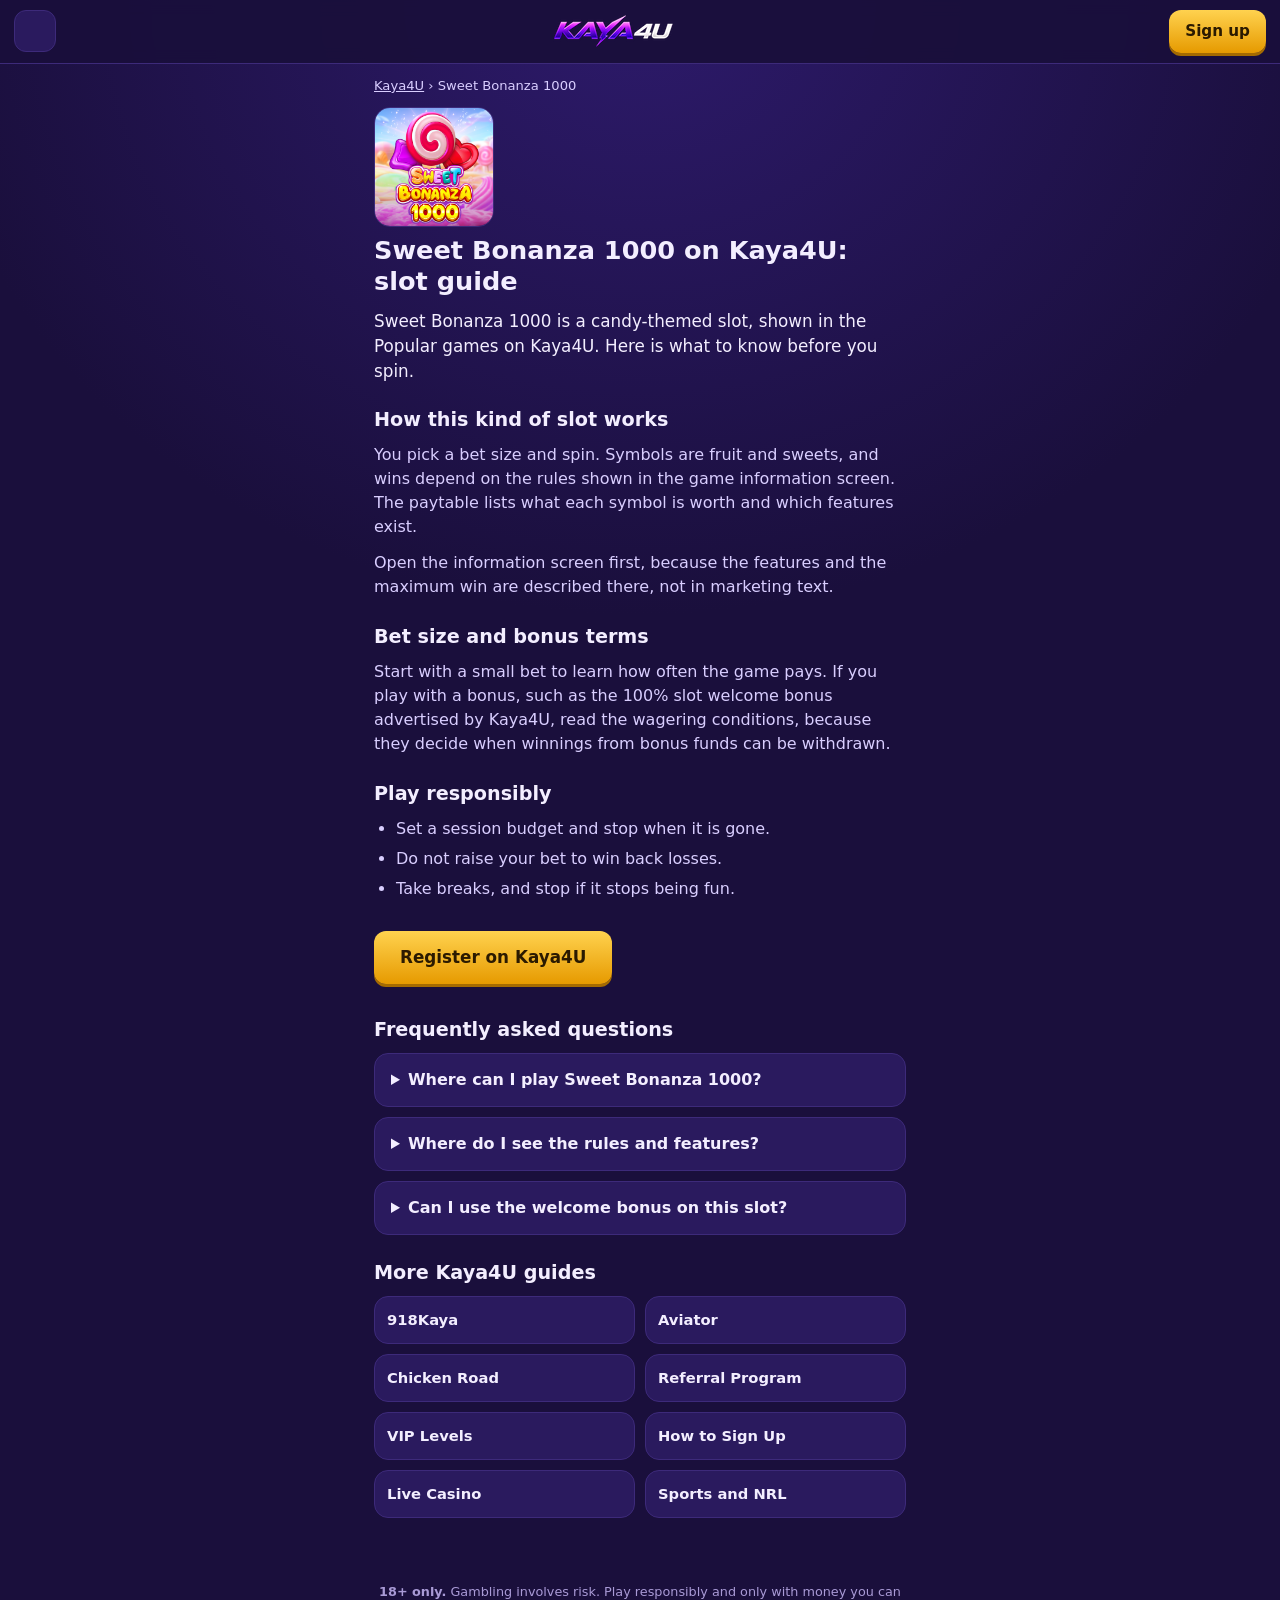
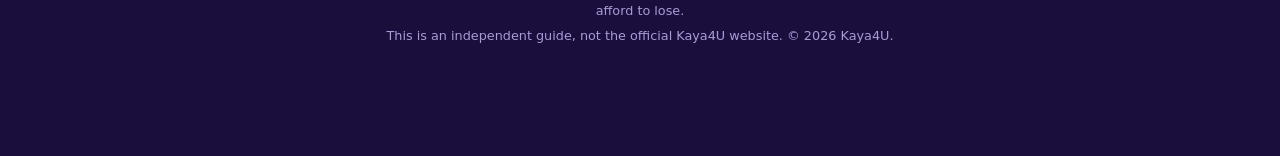
<file: sweet-bonanza.html>
<!DOCTYPE html>
<html lang="en">
<head>
<meta charset="utf-8">
<meta name="viewport" content="width=device-width, initial-scale=1">
<title>Sweet Bonanza 1000 on Kaya4U – Slot Guide</title>
<meta name="description" content="What to know about Sweet Bonanza 1000 on Kaya4U: how a candy slot works, bet sizes, bonus terms and responsible play.">
<meta name="robots" content="index, follow, max-image-preview:large">
<meta name="theme-color" content="#1a0f3c">
<link rel="canonical" href="https://www.kaya4u.app/sweet-bonanza">
<link rel="icon" href="/images/favicon.svg" type="image/svg+xml">
<meta property="og:type" content="article">
<meta property="og:site_name" content="Kaya4U">
<meta property="og:title" content="Sweet Bonanza 1000 on Kaya4U – Slot Guide">
<meta property="og:description" content="What to know about Sweet Bonanza 1000 on Kaya4U: how a candy slot works, bet sizes, bonus terms and responsible play.">
<meta property="og:url" content="https://www.kaya4u.app/sweet-bonanza">
<meta property="og:image" content="https://www.kaya4u.app/images/og.png">
<meta name="twitter:card" content="summary_large_image">
<link rel="stylesheet" href="/css/style.css">
<script type="application/ld+json">
{ "@context": "https://schema.org", "@graph": [
  { "@type": "WebPage", "@id": "https://www.kaya4u.app/sweet-bonanza#page", "url": "https://www.kaya4u.app/sweet-bonanza", "name": "Sweet Bonanza 1000 on Kaya4U – Slot Guide", "description": "What to know about Sweet Bonanza 1000 on Kaya4U: how a candy slot works, bet sizes, bonus terms and responsible play.", "inLanguage": "en-PG", "isPartOf": { "@id": "https://www.kaya4u.app/#website" } },
  { "@type": "BreadcrumbList", "itemListElement": [
    { "@type": "ListItem", "position": 1, "name": "Kaya4U", "item": "https://www.kaya4u.app/" },
    { "@type": "ListItem", "position": 2, "name": "Sweet Bonanza 1000", "item": "https://www.kaya4u.app/sweet-bonanza" } ] },
  { "@type": "FAQPage", "mainEntity": [{ "@type": "Question", "name": "Where can I play Sweet Bonanza 1000?", "acceptedAnswer": { "@type": "Answer", "text": "It is listed among the Popular games in the Kaya4U lobby." } },{ "@type": "Question", "name": "Where do I see the rules and features?", "acceptedAnswer": { "@type": "Answer", "text": "Open the information screen inside the game. It lists the paytable, features and limits." } },{ "@type": "Question", "name": "Can I use the welcome bonus on this slot?", "acceptedAnswer": { "@type": "Answer", "text": "Kaya4U advertises a 100% slot welcome bonus, but eligibility is set by the platform. Check the bonus terms before you deposit." } }] }
] }
</script>
</head>
<body>
<header class="topbar">
  <button class="menu-btn" id="menu-btn" aria-label="Open menu" aria-expanded="false" aria-controls="nav"><span></span><span></span><span></span></button>
  <a class="logo" href="/" aria-label="Kaya4U home"><img src="/images/logo.png" alt="Kaya4U" width="120" height="32"></a>
  <div class="auth"><a class="btn btn-gold" href="https://kago365.com/RFA55188AA0" rel="nofollow noopener">Sign up</a></div>
  <nav class="nav" id="nav" hidden>
    <a href="/">Home</a><a href="/918kaya">918Kaya</a><a href="/aviator">Aviator</a><a href="/chicken-road">Chicken Road</a><a href="/sweet-bonanza">Sweet Bonanza 1000</a><a href="/live-casino">Live Casino</a><a href="/sports">Sports and NRL</a><a href="/referral">Referral Program</a><a href="/vip">VIP Levels</a><a href="/sign-up">How to Sign Up</a>
  </nav>
</header>
<main class="wrap article">
  <p class="crumbs"><a href="/">Kaya4U</a> &rsaquo; Sweet Bonanza 1000</p>
  <img class="hero-game" src="/images/games/sweet-bonanza-1000.png" alt="Sweet Bonanza 1000 slot on Kaya4U" width="140" height="140">
  <h1>Sweet Bonanza 1000 on Kaya4U: slot guide</h1>
  <p class="lead">Sweet Bonanza 1000 is a candy-themed slot, shown in the Popular games on Kaya4U. Here is what to know before you spin.</p>
  <section><h2>How this kind of slot works</h2>
  <p>You pick a bet size and spin. Symbols are fruit and sweets, and wins depend on the rules shown in the game information screen. The paytable lists what each symbol is worth and which features exist.</p>
  <p>Open the information screen first, because the features and the maximum win are described there, not in marketing text.</p></section>
  <section><h2>Bet size and bonus terms</h2>
  <p>Start with a small bet to learn how often the game pays. If you play with a bonus, such as the 100% slot welcome bonus advertised by Kaya4U, read the wagering conditions, because they decide when winnings from bonus funds can be withdrawn.</p></section>
  <section><h2>Play responsibly</h2>
  <ul class="bullets"><li>Set a session budget and stop when it is gone.</li><li>Do not raise your bet to win back losses.</li><li>Take breaks, and stop if it stops being fun.</li></ul></section>
  <p><a class="btn btn-gold btn-lg" href="https://kago365.com/RFA55188AA0" rel="nofollow noopener">Register on Kaya4U</a></p>
  <section aria-labelledby="faq-h">
    <h2 id="faq-h">Frequently asked questions</h2>
    <details><summary>Where can I play Sweet Bonanza 1000?</summary><p>It is listed among the Popular games in the Kaya4U lobby.</p></details>
    <details><summary>Where do I see the rules and features?</summary><p>Open the information screen inside the game. It lists the paytable, features and limits.</p></details>
    <details><summary>Can I use the welcome bonus on this slot?</summary><p>Kaya4U advertises a 100% slot welcome bonus, but eligibility is set by the platform. Check the bonus terms before you deposit.</p></details>
  </section>
  <section aria-labelledby="more-h">
    <h2 id="more-h">More Kaya4U guides</h2>
    <div class="related"><a class="box" href="/918kaya"><h3>918Kaya</h3></a><a class="box" href="/aviator"><h3>Aviator</h3></a><a class="box" href="/chicken-road"><h3>Chicken Road</h3></a><a class="box" href="/referral"><h3>Referral Program</h3></a><a class="box" href="/vip"><h3>VIP Levels</h3></a><a class="box" href="/sign-up"><h3>How to Sign Up</h3></a><a class="box" href="/live-casino"><h3>Live Casino</h3></a><a class="box" href="/sports"><h3>Sports and NRL</h3></a></div>
  </section>
</main>
<footer class="footer">
  <p><strong>18+ only.</strong> Gambling involves risk. Play responsibly and only with money you can afford to lose.</p>
  <p>This is an independent guide, not the official Kaya4U website. &copy; <span id="yr">2026</span> Kaya4U.</p>
</footer>
<script src="/js/page.js" defer></script>
</body>
</html>
</file>
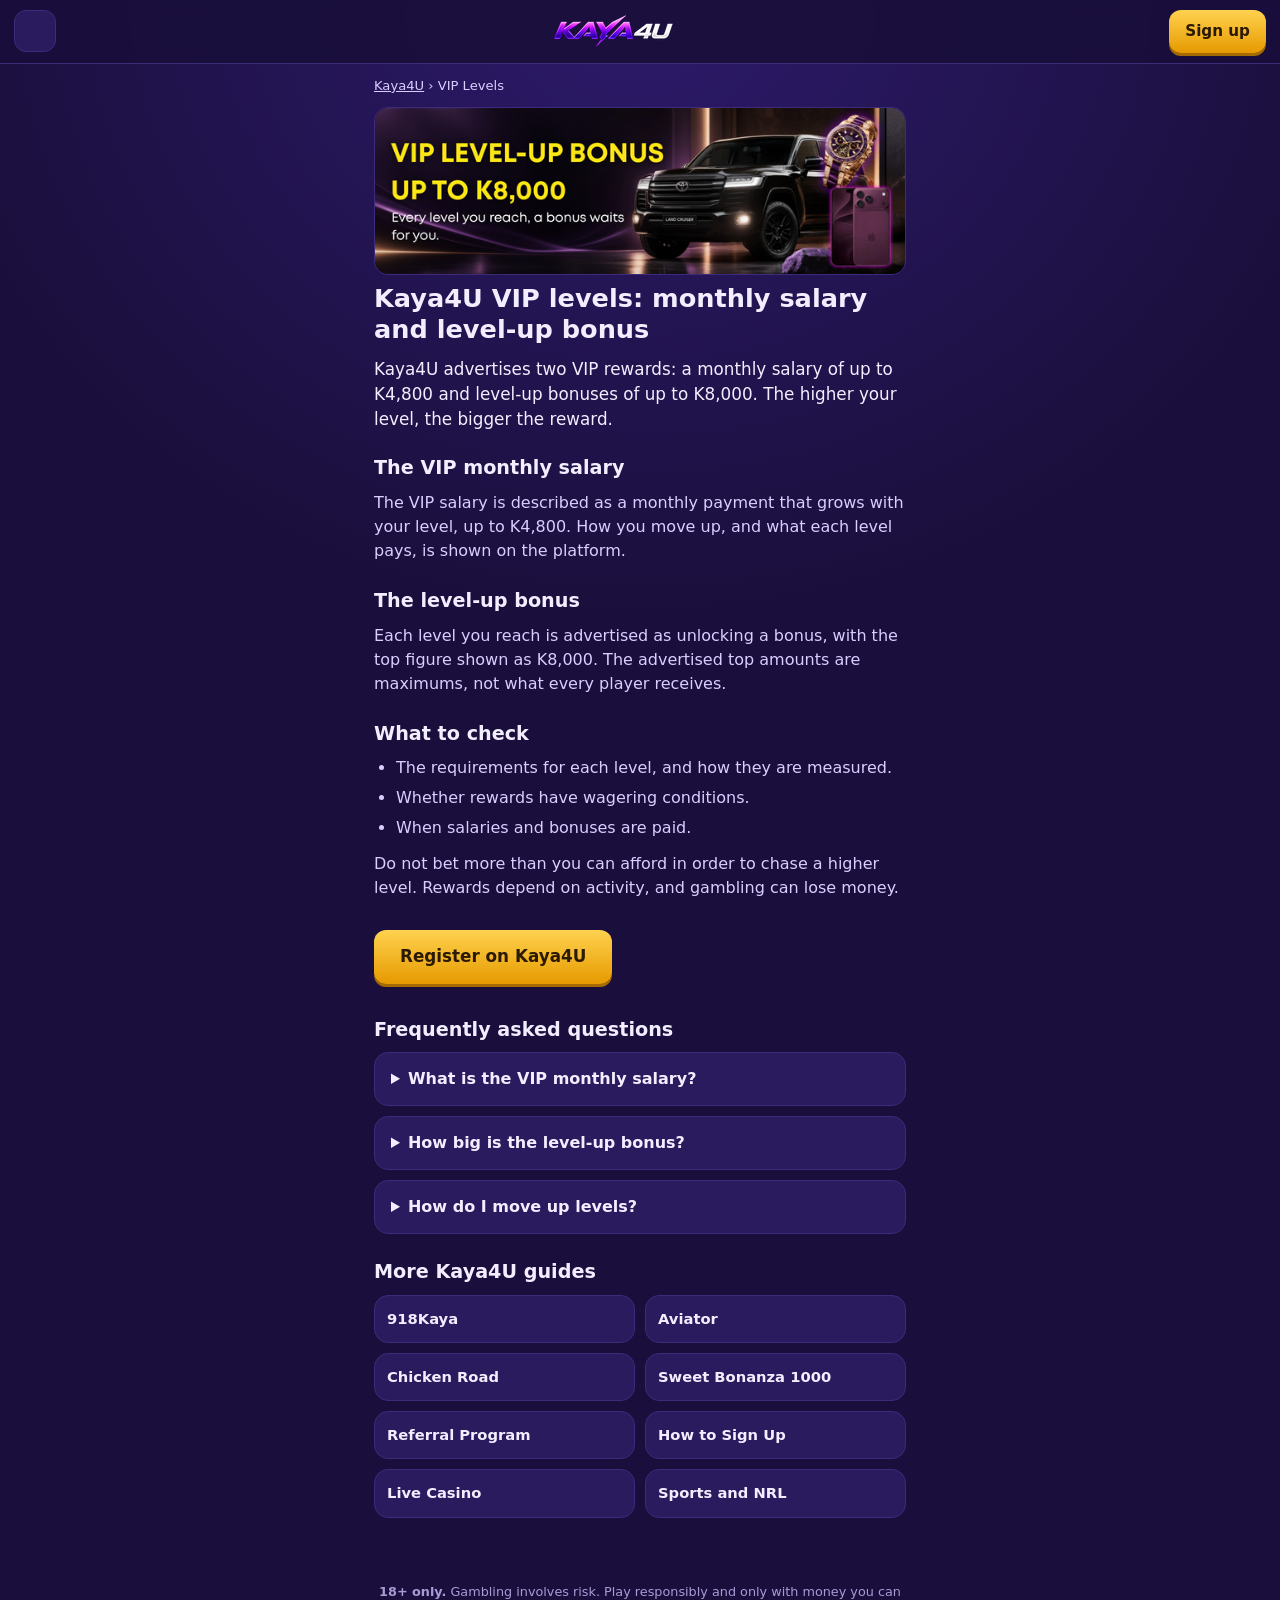
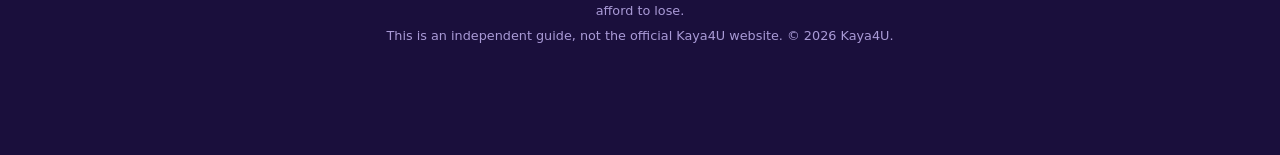
<file: vip.html>
<!DOCTYPE html>
<html lang="en">
<head>
<meta charset="utf-8">
<meta name="viewport" content="width=device-width, initial-scale=1">
<title>Kaya4U VIP Levels – Monthly Salary and Level-Up Bonus</title>
<meta name="description" content="Kaya4U VIP rewards explained: a monthly salary of up to K4,800 and level-up bonuses of up to K8,000, as advertised. What to check before you rely on them.">
<meta name="robots" content="index, follow, max-image-preview:large">
<meta name="theme-color" content="#1a0f3c">
<link rel="canonical" href="https://www.kaya4u.app/vip">
<link rel="icon" href="/images/favicon.svg" type="image/svg+xml">
<meta property="og:type" content="article">
<meta property="og:site_name" content="Kaya4U">
<meta property="og:title" content="Kaya4U VIP Levels – Monthly Salary and Level-Up Bonus">
<meta property="og:description" content="Kaya4U VIP rewards explained: a monthly salary of up to K4,800 and level-up bonuses of up to K8,000, as advertised. What to check before you rely on them.">
<meta property="og:url" content="https://www.kaya4u.app/vip">
<meta property="og:image" content="https://www.kaya4u.app/images/og.png">
<meta name="twitter:card" content="summary_large_image">
<link rel="stylesheet" href="/css/style.css">
<script type="application/ld+json">
{ "@context": "https://schema.org", "@graph": [
  { "@type": "WebPage", "@id": "https://www.kaya4u.app/vip#page", "url": "https://www.kaya4u.app/vip", "name": "Kaya4U VIP Levels – Monthly Salary and Level-Up Bonus", "description": "Kaya4U VIP rewards explained: a monthly salary of up to K4,800 and level-up bonuses of up to K8,000, as advertised. What to check before you rely on them.", "inLanguage": "en-PG", "isPartOf": { "@id": "https://www.kaya4u.app/#website" } },
  { "@type": "BreadcrumbList", "itemListElement": [
    { "@type": "ListItem", "position": 1, "name": "Kaya4U", "item": "https://www.kaya4u.app/" },
    { "@type": "ListItem", "position": 2, "name": "VIP Levels", "item": "https://www.kaya4u.app/vip" } ] },
  { "@type": "FAQPage", "mainEntity": [{ "@type": "Question", "name": "What is the VIP monthly salary?", "acceptedAnswer": { "@type": "Answer", "text": "It is advertised as a monthly payment of up to K4,800 that grows with your VIP level. The platform shows what each level pays." } },{ "@type": "Question", "name": "How big is the level-up bonus?", "acceptedAnswer": { "@type": "Answer", "text": "Kaya4U advertises level-up bonuses of up to K8,000. That is the top figure, not a guaranteed amount." } },{ "@type": "Question", "name": "How do I move up levels?", "acceptedAnswer": { "@type": "Answer", "text": "The requirements are shown on the Kaya4U platform. Check them there before you rely on a reward." } }] }
] }
</script>
</head>
<body>
<header class="topbar">
  <button class="menu-btn" id="menu-btn" aria-label="Open menu" aria-expanded="false" aria-controls="nav"><span></span><span></span><span></span></button>
  <a class="logo" href="/" aria-label="Kaya4U home"><img src="/images/logo.png" alt="Kaya4U" width="120" height="32"></a>
  <div class="auth"><a class="btn btn-gold" href="https://kago365.com/RFA55188AA0" rel="nofollow noopener">Sign up</a></div>
  <nav class="nav" id="nav" hidden>
    <a href="/">Home</a><a href="/918kaya">918Kaya</a><a href="/aviator">Aviator</a><a href="/chicken-road">Chicken Road</a><a href="/sweet-bonanza">Sweet Bonanza 1000</a><a href="/live-casino">Live Casino</a><a href="/sports">Sports and NRL</a><a href="/referral">Referral Program</a><a href="/vip">VIP Levels</a><a href="/sign-up">How to Sign Up</a>
  </nav>
</header>
<main class="wrap article">
  <p class="crumbs"><a href="/">Kaya4U</a> &rsaquo; VIP Levels</p>
  <img class="hero-banner" src="/images/banners/vip-level-up-bonus.png" alt="Kaya4U VIP level-up bonus banner" width="640" height="200">
  <h1>Kaya4U VIP levels: monthly salary and level-up bonus</h1>
  <p class="lead">Kaya4U advertises two VIP rewards: a monthly salary of up to K4,800 and level-up bonuses of up to K8,000. The higher your level, the bigger the reward.</p>
  <section><h2>The VIP monthly salary</h2>
  <p>The VIP salary is described as a monthly payment that grows with your level, up to K4,800. How you move up, and what each level pays, is shown on the platform.</p></section>
  <section><h2>The level-up bonus</h2>
  <p>Each level you reach is advertised as unlocking a bonus, with the top figure shown as K8,000. The advertised top amounts are maximums, not what every player receives.</p></section>
  <section><h2>What to check</h2>
  <ul class="bullets"><li>The requirements for each level, and how they are measured.</li><li>Whether rewards have wagering conditions.</li><li>When salaries and bonuses are paid.</li></ul>
  <p>Do not bet more than you can afford in order to chase a higher level. Rewards depend on activity, and gambling can lose money.</p></section>
  <p><a class="btn btn-gold btn-lg" href="https://kago365.com/RFA55188AA0" rel="nofollow noopener">Register on Kaya4U</a></p>
  <section aria-labelledby="faq-h">
    <h2 id="faq-h">Frequently asked questions</h2>
    <details><summary>What is the VIP monthly salary?</summary><p>It is advertised as a monthly payment of up to K4,800 that grows with your VIP level. The platform shows what each level pays.</p></details>
    <details><summary>How big is the level-up bonus?</summary><p>Kaya4U advertises level-up bonuses of up to K8,000. That is the top figure, not a guaranteed amount.</p></details>
    <details><summary>How do I move up levels?</summary><p>The requirements are shown on the Kaya4U platform. Check them there before you rely on a reward.</p></details>
  </section>
  <section aria-labelledby="more-h">
    <h2 id="more-h">More Kaya4U guides</h2>
    <div class="related"><a class="box" href="/918kaya"><h3>918Kaya</h3></a><a class="box" href="/aviator"><h3>Aviator</h3></a><a class="box" href="/chicken-road"><h3>Chicken Road</h3></a><a class="box" href="/sweet-bonanza"><h3>Sweet Bonanza 1000</h3></a><a class="box" href="/referral"><h3>Referral Program</h3></a><a class="box" href="/sign-up"><h3>How to Sign Up</h3></a><a class="box" href="/live-casino"><h3>Live Casino</h3></a><a class="box" href="/sports"><h3>Sports and NRL</h3></a></div>
  </section>
</main>
<footer class="footer">
  <p><strong>18+ only.</strong> Gambling involves risk. Play responsibly and only with money you can afford to lose.</p>
  <p>This is an independent guide, not the official Kaya4U website. &copy; <span id="yr">2026</span> Kaya4U.</p>
</footer>
<script src="/js/page.js" defer></script>
</body>
</html>
</file>
<file: css/style.css>
:root{--bg:#1a0f3c;--bg2:#251553;--card:#2a1a5e;--line:#3d2a7a;--gold:#ffc83d;--purple:#8a4dff;--text:#f3eeff;--mute:#a99ad6}
*{box-sizing:border-box;margin:0;padding:0}
html{scroll-behavior:smooth;scroll-padding-top:70px}
body{background:radial-gradient(120% 60% at 50% 0,#2d1a6b,var(--bg) 60%);color:var(--text);font:16px/1.5 system-ui,-apple-system,"Segoe UI",Roboto,sans-serif;padding-bottom:84px;min-height:100vh}
a{color:inherit;text-decoration:none}
ul,ol{list-style:none}
.sr-only{position:absolute;width:1px;height:1px;overflow:hidden;clip:rect(0 0 0 0)}
.wrap{max-width:560px;margin:0 auto;padding:12px 14px}

/* header */
.topbar{position:sticky;top:0;z-index:20;display:flex;align-items:center;justify-content:space-between;gap:10px;padding:10px 14px;background:rgba(26,15,60,.95);backdrop-filter:blur(8px);border-bottom:1px solid var(--line)}
.menu-btn{width:42px;height:42px;border-radius:12px;border:1px solid var(--line);background:var(--card);display:flex;flex-direction:column;justify-content:center;gap:5px;padding:0 10px;cursor:pointer}
.menu-btn span{height:2px;background:var(--text);border-radius:2px}
.logo{font-weight:900;font-size:1.5rem;font-style:italic;letter-spacing:.5px;color:#c9a6ff}
.logo img{display:block;height:32px;width:auto}
.auth{display:flex;gap:8px}
.nav{position:absolute;top:100%;left:0;right:0;background:var(--bg2);border-bottom:1px solid var(--line);display:flex;flex-direction:column}
.nav[hidden]{display:none}
.nav a{padding:14px 20px;border-top:1px solid var(--line)}

/* buttons */
.btn{display:inline-block;border:0;border-radius:12px;padding:10px 16px;font-weight:800;font-size:.95rem;cursor:pointer;color:#fff;text-align:center}
.btn-gold{background:linear-gradient(#ffd24f,#e69a00);color:#2b1a00;box-shadow:0 3px 0 #a56b00}
.btn-purple{background:linear-gradient(#9d63ff,#6b2fe0);box-shadow:0 3px 0 #3f1a96}
.btn-lg{padding:14px 26px;font-size:1.05rem}

/* hero */
.slider{position:relative;border-radius:18px;border:1px solid var(--line);overflow:hidden}
.slides{display:flex;overflow-x:auto;scroll-snap-type:x mandatory;scrollbar-width:none}
.slides::-webkit-scrollbar{display:none}
.slide{display:block;flex:0 0 100%;scroll-snap-align:start;aspect-ratio:16/5}
.slide img{display:block;width:100%;height:100%;object-fit:cover}
.slider.single .sl-btn,.slider.single .dots{display:none}
.intro{margin:16px 2px 4px}
.intro h1{font-size:1.25rem;margin:0 0 4px}
.intro p{color:var(--mute);font-size:.9rem}
.s2{background:linear-gradient(120deg,#2a0b4d,#a0267a 65%,#ff6a3d)}
.s3{background:linear-gradient(120deg,#0b1a3d,#1f5fc0 60%,#3bb5ff)}
.slide h2{font-size:1.6rem;line-height:1.15;margin:6px 0 8px}
.sl-btn{position:absolute;top:50%;transform:translateY(-50%);width:34px;height:34px;border:0;border-radius:50%;background:#000a;color:#fff;font-size:1.5rem;line-height:1;cursor:pointer;z-index:2}
.prev{left:8px}.next{right:8px}
.dots{position:absolute;bottom:8px;left:0;right:0;display:flex;justify-content:center;gap:7px;z-index:2}
.dots button{width:8px;height:8px;border:0;border-radius:99px;background:#fff6;padding:0;cursor:pointer;transition:width .2s}
.dots button.on{width:22px;background:var(--gold)}
.hero-copy{position:relative;z-index:1;padding:22px 20px;max-width:75%}
.eyebrow{color:var(--gold);font-weight:900;text-transform:uppercase;letter-spacing:.06em;font-size:.85rem}
h1{font-size:1.6rem;line-height:1.15;margin:6px 0 8px}
.hero p:not(.eyebrow){color:#e2d8ff;font-size:.92rem;margin-bottom:14px}
.hero-art .chip{position:absolute;font-size:3.2rem;filter:drop-shadow(0 6px 10px #0008)}
.c1{right:14px;top:14px;font-size:4rem!important}.c2{right:70px;bottom:14px}.c3{right:10px;bottom:20px;font-size:2.4rem!important}

/* ticker */
.ticker{display:flex;align-items:center;gap:10px;margin:14px 0;padding:10px 12px;border:1px solid var(--line);border-radius:16px;background:var(--bg2)}
.ticker-track{flex:1;overflow:hidden;white-space:nowrap;color:var(--mute);font-size:.85rem;font-weight:600}
.ticker-track span{display:inline-block;padding-left:100%;animation:tick 22s linear infinite}
@keyframes tick{to{transform:translateX(-100%)}}
.search-btn{width:46px;height:46px;border-radius:14px;background:linear-gradient(#9d63ff,#6b2fe0);display:grid;place-items:center;font-size:1.3rem}

/* sections */
section{margin-bottom:24px}
.sec-title{display:flex;align-items:center;gap:10px;font-size:1.3rem;margin:18px 0 12px}
.sec-ico{display:grid;place-items:center;width:40px;height:40px;border-radius:10px;background:linear-gradient(#ffd24f,#e69a00);font-size:1.3rem}
h3.sec-title .sec-ico{background:none;width:auto;height:auto}
.pill{margin-left:auto;font-size:.8rem;font-weight:800;padding:5px 14px;border-radius:99px;background:linear-gradient(#9d63ff,#6b2fe0)}
.note{color:var(--mute);font-size:.72rem;margin-top:6px}

/* wins */
.wins-wrap{overflow:hidden}
.wins{display:flex;gap:10px;width:max-content;padding-bottom:6px;animation:wins-scroll 40s linear infinite}
.wins-wrap:hover .wins{animation-play-state:paused}
@keyframes wins-scroll{to{transform:translateX(calc(-50% - 5px))}}
@media(prefers-reduced-motion:reduce){.wins-wrap{overflow-x:auto}.wins{animation:none}}
.win{flex:0 0 100px;scroll-snap-align:start;text-align:center}
.win strong{display:block;color:var(--gold);margin-top:6px}
.win small{color:var(--mute)}
img.tile{display:block;width:100px;object-fit:cover}
.tile{height:100px;border-radius:12px;display:grid;place-items:center;padding:6px;font-weight:900;font-size:.8rem;text-shadow:0 2px 4px #000a}
.t-pink{background:linear-gradient(135deg,#ff6fb5,#8b2cff)}
.t-blue{background:linear-gradient(135deg,#1c8cff,#0b52b8)}
.t-dark{background:linear-gradient(135deg,#3a0d0d,#0b0b14)}
.t-gold{background:linear-gradient(135deg,#ffcf5a,#6f3bd4)}

/* tabs */
.tabs{display:flex;gap:4px;padding:8px;border:1px solid var(--line);border-radius:18px;background:var(--bg2);overflow-x:auto}
.tab{flex:1;min-width:60px;border:0;border-radius:14px;background:none;color:var(--mute);padding:10px 4px;font-weight:700;font-size:.85rem;cursor:pointer;display:flex;flex-direction:column;align-items:center;gap:2px}
.tab i{font-style:normal;font-size:1.4rem}
.tab.active{background:linear-gradient(#9d63ff,#6b2fe0);color:#fff}

/* cards */
.cards{display:grid;grid-template-columns:repeat(3,1fr);gap:10px}
a.card,.win a{display:block;color:inherit}
.card{background:var(--card);border:1px solid var(--line);border-radius:16px;overflow:hidden;transition:transform .2s}
.card:hover{transform:translateY(-3px)}
.card[hidden]{display:none}
.art{position:relative;aspect-ratio:1/1;display:flex;align-items:flex-end;justify-content:center;padding:8px;text-align:center}
.art img{position:absolute;inset:0;width:100%;height:100%;object-fit:cover}
.art img.top{object-position:center bottom}
.art b{font-size:.95rem;line-height:1.1;text-shadow:0 2px 6px #000c}
.art em{position:absolute;top:6px;right:6px;font-style:normal;font-size:.7rem;font-weight:700;background:#000a;border-radius:99px;padding:2px 8px}
.card h4{font-size:.78rem;font-weight:600;padding:8px 8px 10px;white-space:nowrap;overflow:hidden;text-overflow:ellipsis}
.g-candy{background:linear-gradient(160deg,#ff8ad1,#7b5bff)}
.g-chick{background:linear-gradient(160deg,#ff7a3d,#b3171f)}
.g-chick2{background:linear-gradient(160deg,#ff5d8f,#c01a52)}
.g-money{background:linear-gradient(160deg,#4cd964,#0d7a3a)}
.g-live{background:linear-gradient(160deg,#c0392b,#2b0b18)}
.g-sport{background:linear-gradient(160deg,#2ecc71,#145a32)}
.g-avi{background:linear-gradient(160deg,#c0392b,#14060a)}

/* agent */
.agent{text-align:center;padding:24px 18px;border-radius:18px;border:1px solid var(--line);background:linear-gradient(135deg,#3b1d8a,#1a0f3c)}
.agent h2{font-size:1.4rem;color:var(--gold);margin-bottom:8px}
.agent p{color:#d9ceff;margin-bottom:16px}

/* steps / faq */
.steps li{display:flex;gap:14px;align-items:center;background:var(--card);border:1px solid var(--line);border-radius:14px;padding:12px 14px;margin-bottom:10px}
.steps span{flex:0 0 38px;height:38px;border-radius:50%;display:grid;place-items:center;font-weight:900;background:linear-gradient(#ffd24f,#e69a00);color:#2b1a00}
.steps h3{font-size:1rem}.steps p{color:var(--mute);font-size:.88rem}
details{background:var(--card);border:1px solid var(--line);border-radius:14px;margin-bottom:10px;padding:14px 16px}
summary{cursor:pointer;font-weight:700}
details p{color:#d9ceff;margin-top:10px;font-size:.92rem}

.about{color:#d9ceff;font-size:.92rem}
.footer{max-width:560px;margin:0 auto;padding:10px 14px 20px;text-align:center;color:var(--mute);font-size:.8rem}
.footer p{margin-bottom:6px}

/* bottom tab bar */
.tabbar{position:fixed;left:0;right:0;bottom:0;z-index:30;display:flex;justify-content:space-around;align-items:flex-end;max-width:560px;margin:0 auto;padding:8px 6px 10px;background:#140b30;border-top:1px solid var(--line)}
.tabbar a{display:flex;flex-direction:column;align-items:center;font-size:.72rem;font-weight:700;color:var(--mute);min-width:60px}
.tabbar i{font-style:normal;font-size:1.4rem}
.tabbar .on{color:var(--gold)}
.tabbar .fab{margin-top:-30px;width:68px;height:68px;border-radius:50%;justify-content:center;background:linear-gradient(#9d63ff,#5a22c9);border:3px solid var(--gold);color:#fff;box-shadow:0 0 18px #8a4dff88}
.tabbar .fab span{font-size:.62rem;margin-top:-2px}

@media(min-width:900px){body{background:radial-gradient(80% 50% at 50% 0,#2d1a6b,var(--bg) 70%)}}
@media(prefers-reduced-motion:reduce){.ticker-track span{animation:none;padding-left:0}html{scroll-behavior:auto}}

/* topic pages */
.article{padding-bottom:30px}
.article h1{font-size:1.6rem;line-height:1.2;margin:8px 0 12px}
.article h2{font-size:1.2rem;margin:22px 0 8px}
.article p{color:#d9ceff;margin-bottom:12px}
.article .lead{font-size:1.05rem;color:var(--text)}
.article .btn{margin:6px 0 10px}
.crumbs{font-size:.82rem;color:var(--mute)}
.crumbs a{text-decoration:underline}
.hero-banner{display:block;width:100%;height:auto;border-radius:14px;border:1px solid var(--line);margin:8px 0}
.hero-game{display:block;width:120px;height:120px;border-radius:16px;border:1px solid var(--line);margin:8px 0}
.bullets,.steps-list{margin:0 0 12px 22px;color:#d9ceff}
.bullets{list-style:disc}.steps-list{list-style:decimal}
.bullets li,.steps-list li{margin-bottom:6px}
.related{display:grid;grid-template-columns:repeat(2,1fr);gap:10px}
.related .box{display:block;padding:12px;background:var(--card);border:1px solid var(--line);border-radius:14px}
.related .box h3{font-size:.92rem;margin:0}
.explore{display:grid;grid-template-columns:repeat(2,1fr);gap:10px}
.explore a{display:block;background:var(--card);border:1px solid var(--line);border-radius:14px;padding:12px;font-weight:700;font-size:.92rem}
</file>
